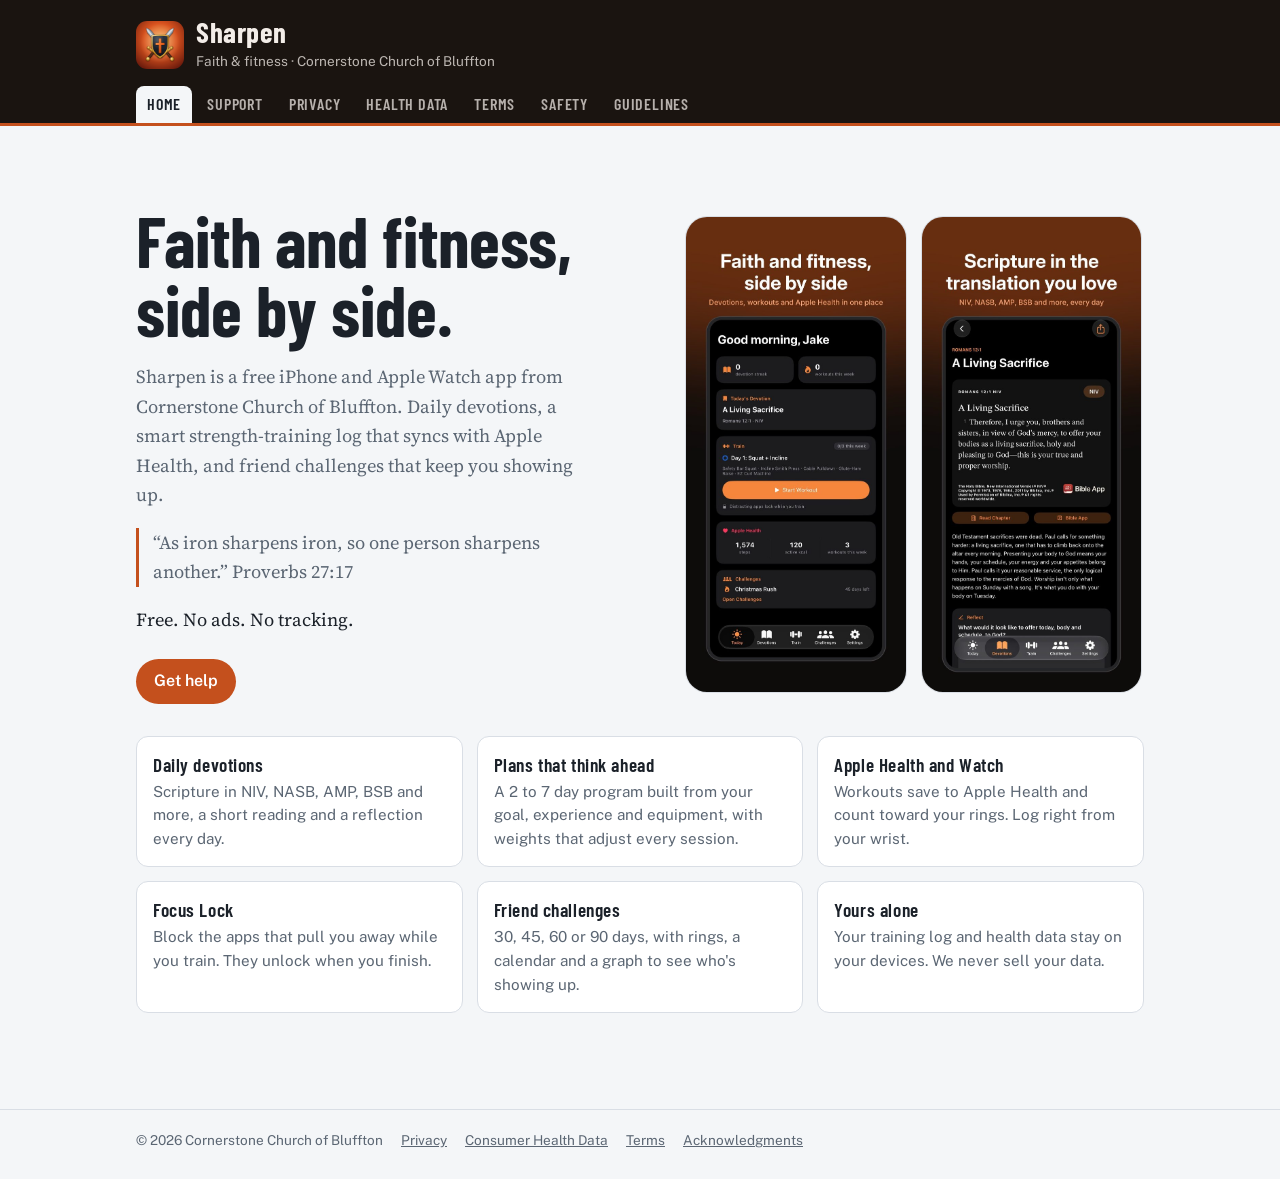
<file: index.html>
<!doctype html><html lang="en"><head><meta charset="utf-8"><meta name="viewport" content="width=device-width,initial-scale=1,viewport-fit=cover">
<title>Sharpen · Faith & Fitness</title><meta name="description" content="Sharpen: free daily devotions, strength training and friend challenges from Cornerstone Church of Bluffton."><link rel="icon" href="/favicon.png"><link rel="apple-touch-icon" href="/apple-touch-icon.png">
<link rel="preconnect" href="https://fonts.googleapis.com"><link rel="stylesheet" href="https://fonts.googleapis.com/css2?family=Barlow+Condensed:wght@600;700&family=Source+Serif+4:opsz,wght@8..60,400;8..60,600&family=Public+Sans:wght@400;600&display=swap"><link rel="stylesheet" href="/assets/site.css"></head><body>
<header><div class="wrap"><a class="brand" href="/"><img src="/assets/icon.png" alt=""><span><b>Sharpen</b><small>Faith &amp; fitness · Cornerstone Church of Bluffton</small></span></a><nav aria-label="Site"><a href="/" aria-current="page">Home</a><a href="/support/">Support</a><a href="/privacy/">Privacy</a><a href="/health-data/">Health Data</a><a href="/terms/">Terms</a><a href="/disclaimer/">Safety</a><a href="/community/">Guidelines</a></nav></div></header>
<main><div class="wrap"><div style="grid-column:1/-1"><section class="hero"><div><h1>Faith and fitness, side by side.</h1>
<p>Sharpen is a free iPhone and Apple Watch app from Cornerstone Church of Bluffton. Daily devotions, a smart strength-training log that syncs with Apple Health, and friend challenges that keep you showing up.</p>
<p class="verse">“As iron sharpens iron, so one person sharpens another.” Proverbs 27:17</p>
<p style="color:var(--fg)">Free. No ads. No tracking.</p><a class="pill" href="/support/">Get help</a></div>
<div class="shots"><img src="/assets/screen-1.jpg" alt="Sharpen Today screen with devotion, workout and Apple Health"><img src="/assets/screen-2.jpg" alt="A daily devotion with the verse in NIV"></div></section>
<section class="feat"><div><b>Daily devotions</b><p>Scripture in NIV, NASB, AMP, BSB and more, a short reading and a reflection every day.</p></div>
<div><b>Plans that think ahead</b><p>A 2 to 7 day program built from your goal, experience and equipment, with weights that adjust every session.</p></div>
<div><b>Apple Health and Watch</b><p>Workouts save to Apple Health and count toward your rings. Log right from your wrist.</p></div>
<div><b>Focus Lock</b><p>Block the apps that pull you away while you train. They unlock when you finish.</p></div>
<div><b>Friend challenges</b><p>30, 45, 60 or 90 days, with rings, a calendar and a graph to see who's showing up.</p></div>
<div><b>Yours alone</b><p>Your training log and health data stay on your devices. We never sell your data.</p></div></section></div></div></main>
<footer><div class="wrap"><span>© 2026 Cornerstone Church of Bluffton</span><a href="/privacy/">Privacy</a><a href="/health-data/">Consumer Health Data</a><a href="/terms/">Terms</a><a href="/acknowledgments/">Acknowledgments</a></div></footer>
</body></html>
</file>
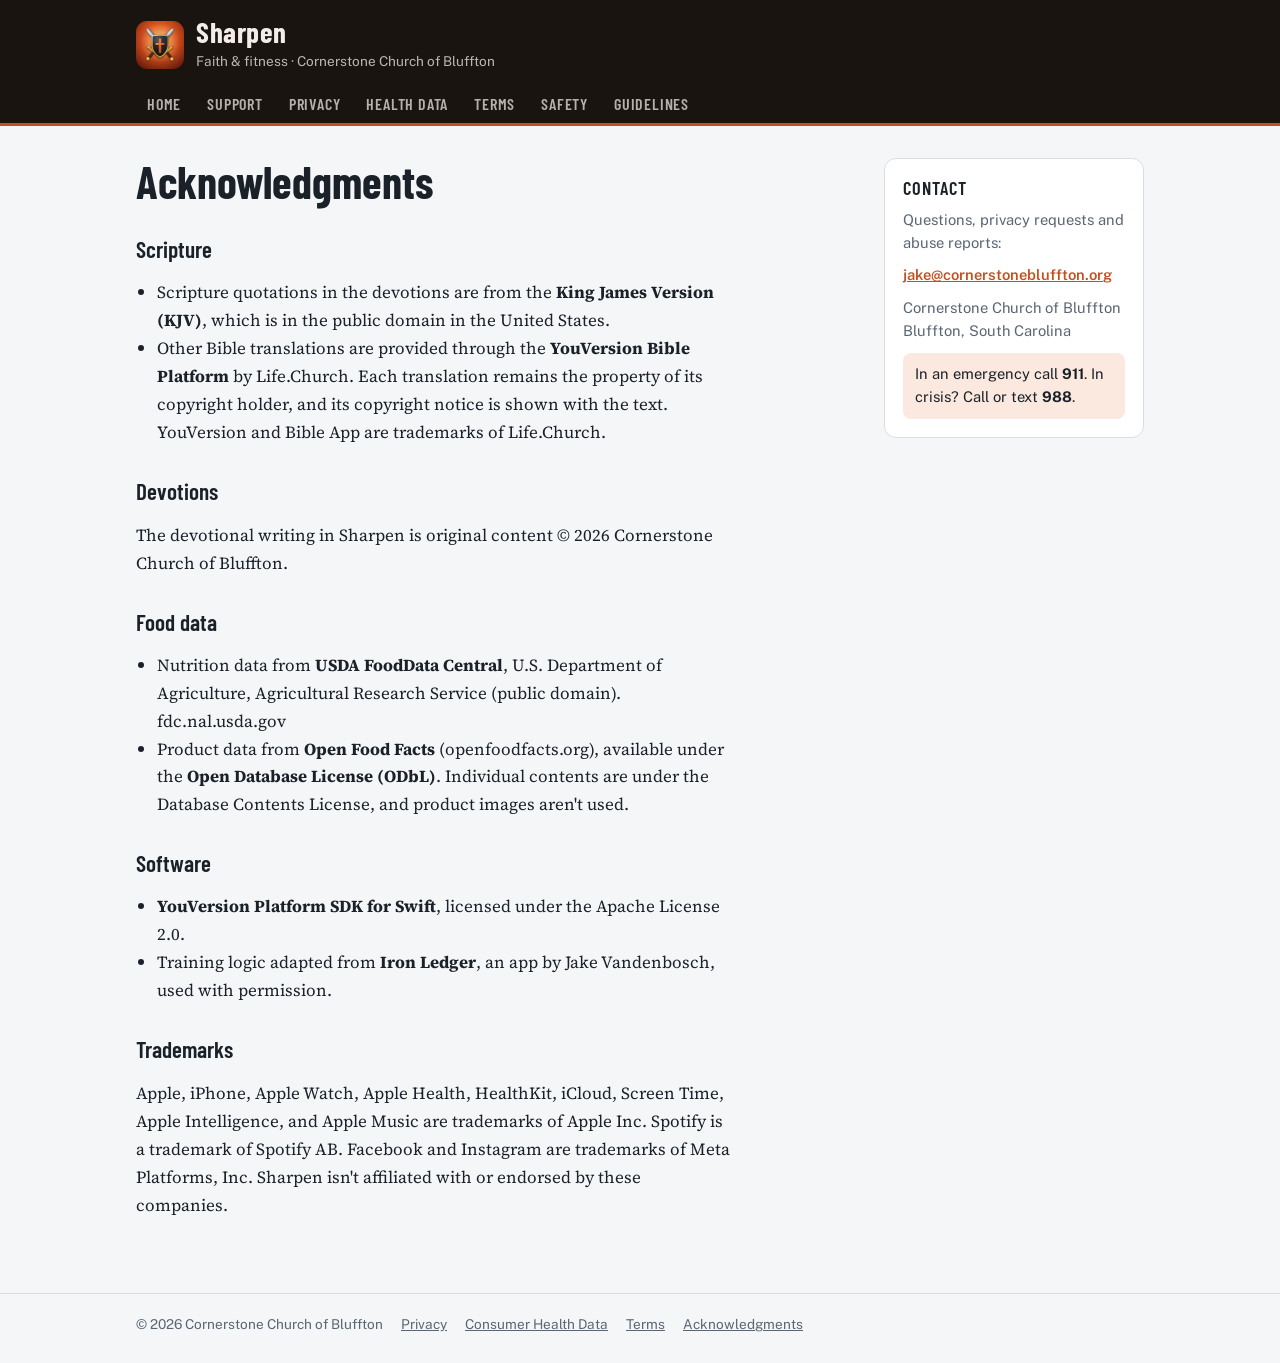
<file: acknowledgments/index.html>
<!doctype html><html lang="en"><head><meta charset="utf-8"><meta name="viewport" content="width=device-width,initial-scale=1,viewport-fit=cover">
<title>Acknowledgments · Sharpen</title><meta name="description" content="Sharpen Acknowledgments"><link rel="icon" href="/favicon.png"><link rel="apple-touch-icon" href="/apple-touch-icon.png">
<link rel="preconnect" href="https://fonts.googleapis.com"><link rel="stylesheet" href="https://fonts.googleapis.com/css2?family=Barlow+Condensed:wght@600;700&family=Source+Serif+4:opsz,wght@8..60,400;8..60,600&family=Public+Sans:wght@400;600&display=swap"><link rel="stylesheet" href="/assets/site.css"></head><body>
<header><div class="wrap"><a class="brand" href="/"><img src="/assets/icon.png" alt=""><span><b>Sharpen</b><small>Faith &amp; fitness · Cornerstone Church of Bluffton</small></span></a><nav aria-label="Site"><a href="/">Home</a><a href="/support/">Support</a><a href="/privacy/">Privacy</a><a href="/health-data/">Health Data</a><a href="/terms/">Terms</a><a href="/disclaimer/">Safety</a><a href="/community/">Guidelines</a></nav></div></header>
<main><div class="wrap"><article class="doc"><h1>Acknowledgments</h1>
<h2>Scripture</h2>
<ul>
<li>Scripture quotations in the devotions are from the <strong>King James Version (KJV)</strong>, which is in the public domain in the United States.</li>
<li>Other Bible translations are provided through the <strong>YouVersion Bible Platform</strong> by Life.Church. Each translation remains the property of its copyright holder, and its copyright notice is shown with the text. YouVersion and Bible App are trademarks of Life.Church.</li>
</ul>
<h2>Devotions</h2>
<p>The devotional writing in Sharpen is original content © 2026 Cornerstone Church of Bluffton.</p>
<h2>Food data</h2>
<ul>
<li>Nutrition data from <strong>USDA FoodData Central</strong>, U.S. Department of Agriculture, Agricultural Research Service (public domain). fdc.nal.usda.gov</li>
<li>Product data from <strong>Open Food Facts</strong> (openfoodfacts.org), available under the <strong>Open Database License (ODbL)</strong>. Individual contents are under the Database Contents License, and product images aren't used.</li>
</ul>
<h2>Software</h2>
<ul>
<li><strong>YouVersion Platform SDK for Swift</strong>, licensed under the Apache License 2.0.</li>
<li>Training logic adapted from <strong>Iron Ledger</strong>, an app by Jake Vandenbosch, used with permission.</li>
</ul>
<h2>Trademarks</h2>
<p>Apple, iPhone, Apple Watch, Apple Health, HealthKit, iCloud, Screen Time, Apple Intelligence, and Apple Music are trademarks of Apple Inc. Spotify is a trademark of Spotify AB. Facebook and Instagram are trademarks of Meta Platforms, Inc. Sharpen isn't affiliated with or endorsed by these companies.</p>
</article><aside><div class="card"><h3>Contact</h3><p>Questions, privacy requests and abuse reports:</p>
<p class="addr"><a href="mailto:jake@cornerstonebluffton.org">jake@cornerstonebluffton.org</a></p>
<p>Cornerstone Church of Bluffton<br>Bluffton, South Carolina</p>
<p class="crisis">In an emergency call <strong>911</strong>. In crisis? Call or text <strong>988</strong>.</p></div></aside></div></main>
<footer><div class="wrap"><span>© 2026 Cornerstone Church of Bluffton</span><a href="/privacy/">Privacy</a><a href="/health-data/">Consumer Health Data</a><a href="/terms/">Terms</a><a href="/acknowledgments/">Acknowledgments</a></div></footer>
</body></html>
</file>
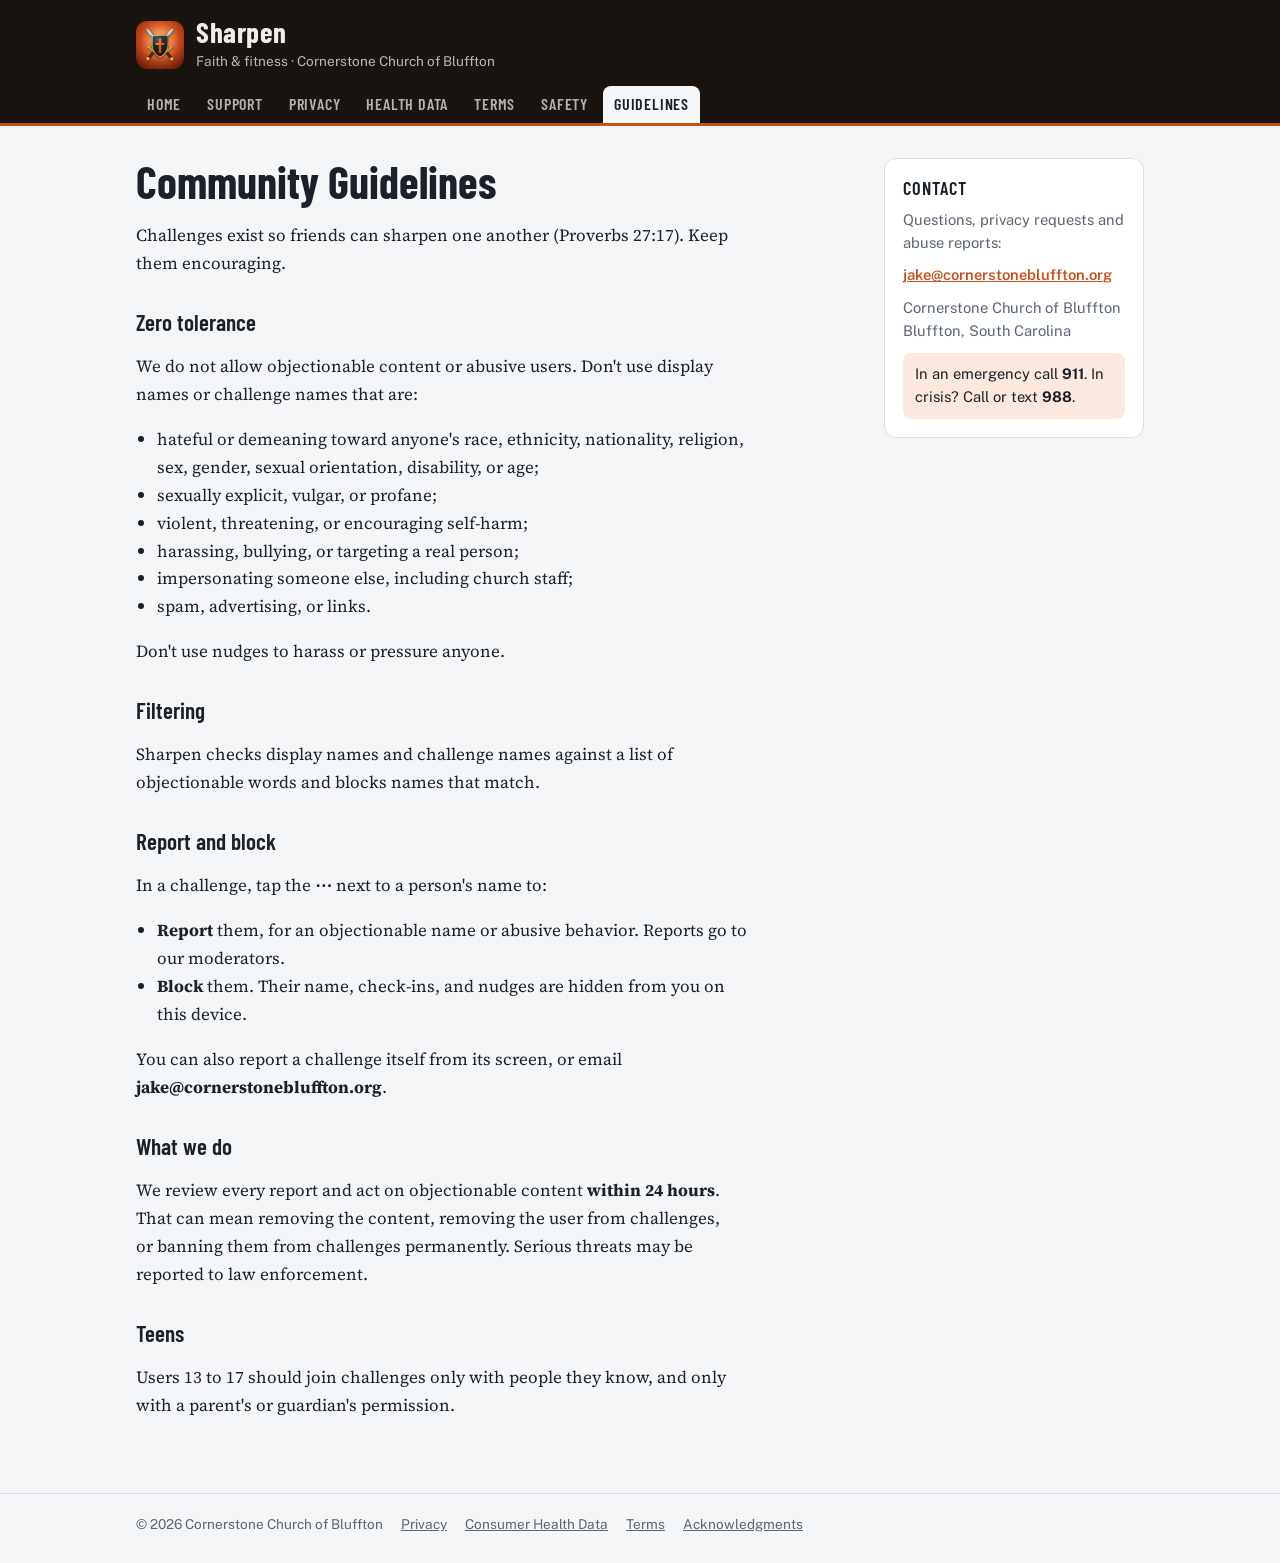
<file: community/index.html>
<!doctype html><html lang="en"><head><meta charset="utf-8"><meta name="viewport" content="width=device-width,initial-scale=1,viewport-fit=cover">
<title>Community Guidelines · Sharpen</title><meta name="description" content="Sharpen Community Guidelines"><link rel="icon" href="/favicon.png"><link rel="apple-touch-icon" href="/apple-touch-icon.png">
<link rel="preconnect" href="https://fonts.googleapis.com"><link rel="stylesheet" href="https://fonts.googleapis.com/css2?family=Barlow+Condensed:wght@600;700&family=Source+Serif+4:opsz,wght@8..60,400;8..60,600&family=Public+Sans:wght@400;600&display=swap"><link rel="stylesheet" href="/assets/site.css"></head><body>
<header><div class="wrap"><a class="brand" href="/"><img src="/assets/icon.png" alt=""><span><b>Sharpen</b><small>Faith &amp; fitness · Cornerstone Church of Bluffton</small></span></a><nav aria-label="Site"><a href="/">Home</a><a href="/support/">Support</a><a href="/privacy/">Privacy</a><a href="/health-data/">Health Data</a><a href="/terms/">Terms</a><a href="/disclaimer/">Safety</a><a href="/community/" aria-current="page">Guidelines</a></nav></div></header>
<main><div class="wrap"><article class="doc"><h1>Community Guidelines</h1>
<p>Challenges exist so friends can sharpen one another (Proverbs 27:17). Keep them encouraging.</p>
<h2>Zero tolerance</h2>
<p>We do not allow objectionable content or abusive users. Don't use display names or challenge names that are:</p>
<ul>
<li>hateful or demeaning toward anyone's race, ethnicity, nationality, religion, sex, gender, sexual orientation, disability, or age;</li>
<li>sexually explicit, vulgar, or profane;</li>
<li>violent, threatening, or encouraging self-harm;</li>
<li>harassing, bullying, or targeting a real person;</li>
<li>impersonating someone else, including church staff;</li>
<li>spam, advertising, or links.</li>
</ul>
<p>Don't use nudges to harass or pressure anyone.</p>
<h2>Filtering</h2>
<p>Sharpen checks display names and challenge names against a list of objectionable words and blocks names that match.</p>
<h2>Report and block</h2>
<p>In a challenge, tap the <strong>⋯</strong> next to a person's name to:</p>
<ul>
<li><strong>Report</strong> them, for an objectionable name or abusive behavior. Reports go to our moderators.</li>
<li><strong>Block</strong> them. Their name, check-ins, and nudges are hidden from you on this device.</li>
</ul>
<p>You can also report a challenge itself from its screen, or email <strong>jake@cornerstonebluffton.org</strong>.</p>
<h2>What we do</h2>
<p>We review every report and act on objectionable content <strong>within 24 hours</strong>. That can mean removing the content, removing the user from challenges, or banning them from challenges permanently. Serious threats may be reported to law enforcement.</p>
<h2>Teens</h2>
<p>Users 13 to 17 should join challenges only with people they know, and only with a parent's or guardian's permission.</p></article><aside><div class="card"><h3>Contact</h3><p>Questions, privacy requests and abuse reports:</p>
<p class="addr"><a href="mailto:jake@cornerstonebluffton.org">jake@cornerstonebluffton.org</a></p>
<p>Cornerstone Church of Bluffton<br>Bluffton, South Carolina</p>
<p class="crisis">In an emergency call <strong>911</strong>. In crisis? Call or text <strong>988</strong>.</p></div></aside></div></main>
<footer><div class="wrap"><span>© 2026 Cornerstone Church of Bluffton</span><a href="/privacy/">Privacy</a><a href="/health-data/">Consumer Health Data</a><a href="/terms/">Terms</a><a href="/acknowledgments/">Acknowledgments</a></div></footer>
</body></html>
</file>
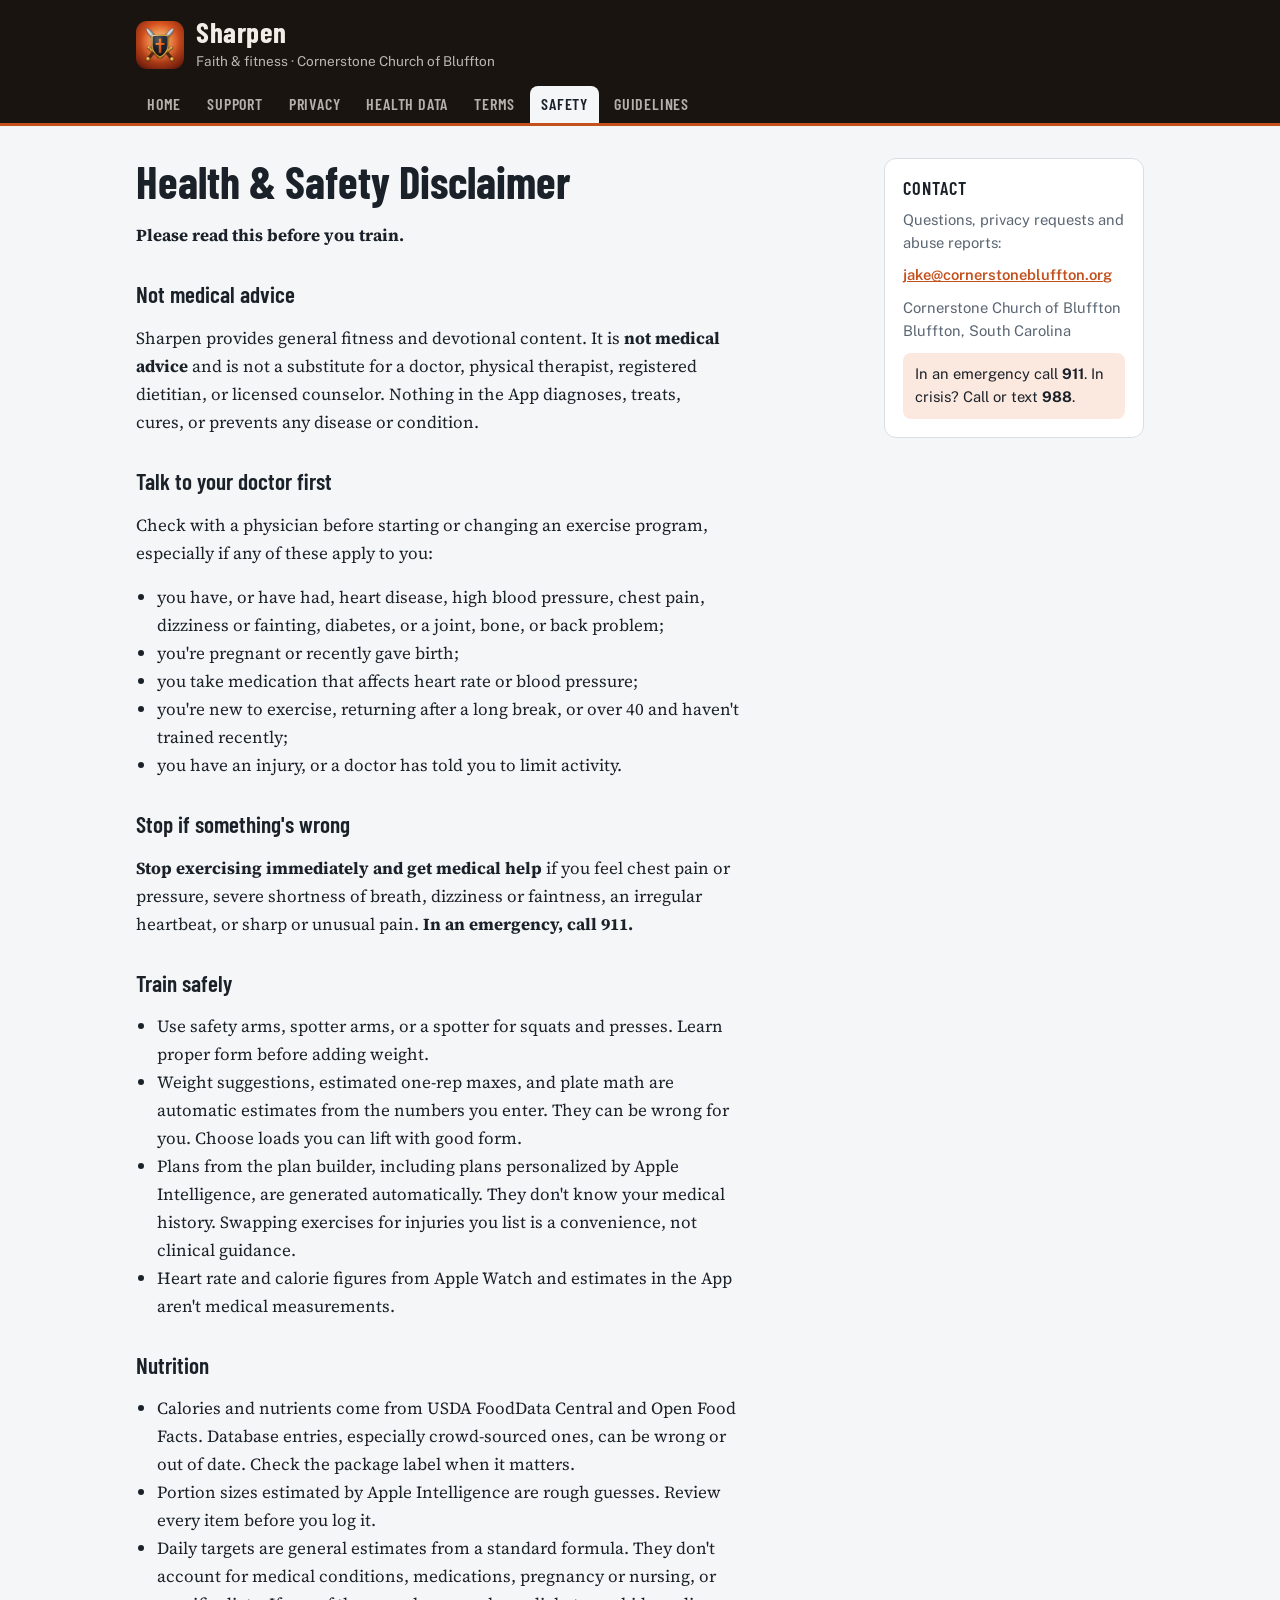
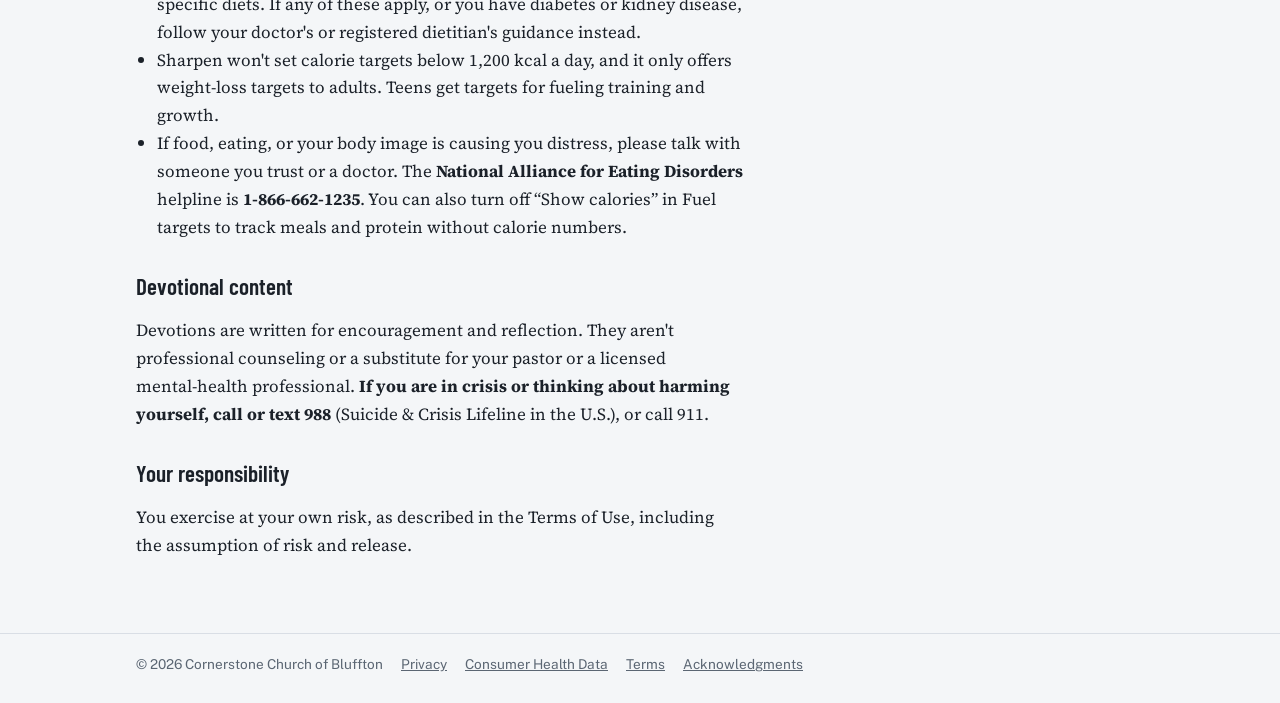
<file: disclaimer/index.html>
<!doctype html><html lang="en"><head><meta charset="utf-8"><meta name="viewport" content="width=device-width,initial-scale=1,viewport-fit=cover">
<title>Health & Safety · Sharpen</title><meta name="description" content="Sharpen Health & Safety"><link rel="icon" href="/favicon.png"><link rel="apple-touch-icon" href="/apple-touch-icon.png">
<link rel="preconnect" href="https://fonts.googleapis.com"><link rel="stylesheet" href="https://fonts.googleapis.com/css2?family=Barlow+Condensed:wght@600;700&family=Source+Serif+4:opsz,wght@8..60,400;8..60,600&family=Public+Sans:wght@400;600&display=swap"><link rel="stylesheet" href="/assets/site.css"></head><body>
<header><div class="wrap"><a class="brand" href="/"><img src="/assets/icon.png" alt=""><span><b>Sharpen</b><small>Faith &amp; fitness · Cornerstone Church of Bluffton</small></span></a><nav aria-label="Site"><a href="/">Home</a><a href="/support/">Support</a><a href="/privacy/">Privacy</a><a href="/health-data/">Health Data</a><a href="/terms/">Terms</a><a href="/disclaimer/" aria-current="page">Safety</a><a href="/community/">Guidelines</a></nav></div></header>
<main><div class="wrap"><article class="doc"><h1>Health &amp; Safety Disclaimer</h1>
<p><strong>Please read this before you train.</strong></p>
<h2>Not medical advice</h2>
<p>Sharpen provides general fitness and devotional content. It is <strong>not medical advice</strong> and is not a substitute for a doctor, physical therapist, registered dietitian, or licensed counselor. Nothing in the App diagnoses, treats, cures, or prevents any disease or condition.</p>
<h2>Talk to your doctor first</h2>
<p>Check with a physician before starting or changing an exercise program, especially if any of these apply to you:</p>
<ul>
<li>you have, or have had, heart disease, high blood pressure, chest pain, dizziness or fainting, diabetes, or a joint, bone, or back problem;</li>
<li>you're pregnant or recently gave birth;</li>
<li>you take medication that affects heart rate or blood pressure;</li>
<li>you're new to exercise, returning after a long break, or over 40 and haven't trained recently;</li>
<li>you have an injury, or a doctor has told you to limit activity.</li>
</ul>
<h2>Stop if something's wrong</h2>
<p><strong>Stop exercising immediately and get medical help</strong> if you feel chest pain or pressure, severe shortness of breath, dizziness or faintness, an irregular heartbeat, or sharp or unusual pain. <strong>In an emergency, call 911.</strong></p>
<h2>Train safely</h2>
<ul>
<li>Use safety arms, spotter arms, or a spotter for squats and presses. Learn proper form before adding weight.</li>
<li>Weight suggestions, estimated one-rep maxes, and plate math are automatic estimates from the numbers you enter. They can be wrong for you. Choose loads you can lift with good form.</li>
<li>Plans from the plan builder, including plans personalized by Apple Intelligence, are generated automatically. They don't know your medical history. Swapping exercises for injuries you list is a convenience, not clinical guidance.</li>
<li>Heart rate and calorie figures from Apple Watch and estimates in the App aren't medical measurements.</li>
</ul>
<h2>Nutrition</h2>
<ul>
<li>Calories and nutrients come from USDA FoodData Central and Open Food Facts. Database entries, especially crowd-sourced ones, can be wrong or out of date. Check the package label when it matters.</li>
<li>Portion sizes estimated by Apple Intelligence are rough guesses. Review every item before you log it.</li>
<li>Daily targets are general estimates from a standard formula. They don't account for medical conditions, medications, pregnancy or nursing, or specific diets. If any of these apply, or you have diabetes or kidney disease, follow your doctor's or registered dietitian's guidance instead.</li>
<li>Sharpen won't set calorie targets below 1,200 kcal a day, and it only offers weight-loss targets to adults. Teens get targets for fueling training and growth.</li>
<li>If food, eating, or your body image is causing you distress, please talk with someone you trust or a doctor. The <strong>National Alliance for Eating Disorders</strong> helpline is <strong>1-866-662-1235</strong>. You can also turn off “Show calories” in Fuel targets to track meals and protein without calorie numbers.</li>
</ul>
<h2>Devotional content</h2>
<p>Devotions are written for encouragement and reflection. They aren't professional counseling or a substitute for your pastor or a licensed mental-health professional. <strong>If you are in crisis or thinking about harming yourself, call or text 988</strong> (Suicide &amp; Crisis Lifeline in the U.S.), or call 911.</p>
<h2>Your responsibility</h2>
<p>You exercise at your own risk, as described in the Terms of Use, including the assumption of risk and release.</p>
</article><aside><div class="card"><h3>Contact</h3><p>Questions, privacy requests and abuse reports:</p>
<p class="addr"><a href="mailto:jake@cornerstonebluffton.org">jake@cornerstonebluffton.org</a></p>
<p>Cornerstone Church of Bluffton<br>Bluffton, South Carolina</p>
<p class="crisis">In an emergency call <strong>911</strong>. In crisis? Call or text <strong>988</strong>.</p></div></aside></div></main>
<footer><div class="wrap"><span>© 2026 Cornerstone Church of Bluffton</span><a href="/privacy/">Privacy</a><a href="/health-data/">Consumer Health Data</a><a href="/terms/">Terms</a><a href="/acknowledgments/">Acknowledgments</a></div></footer>
</body></html>
</file>
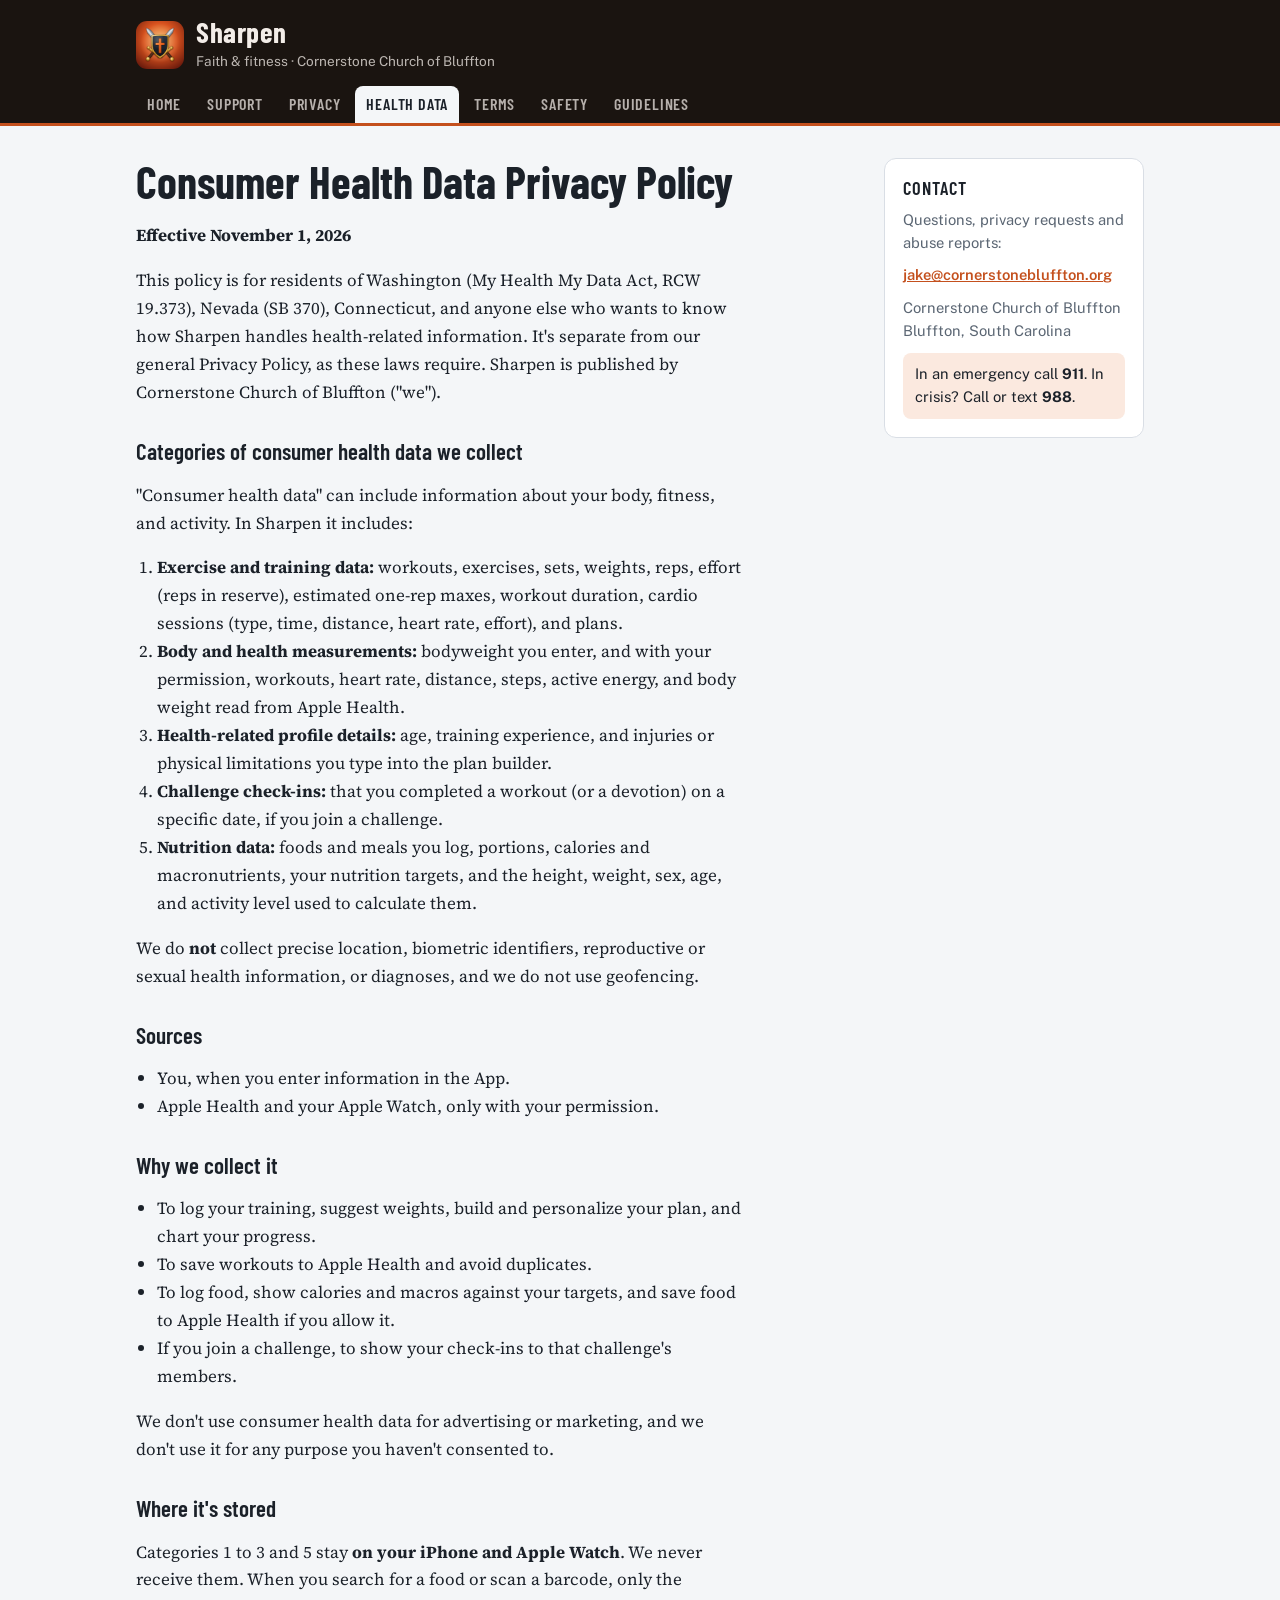
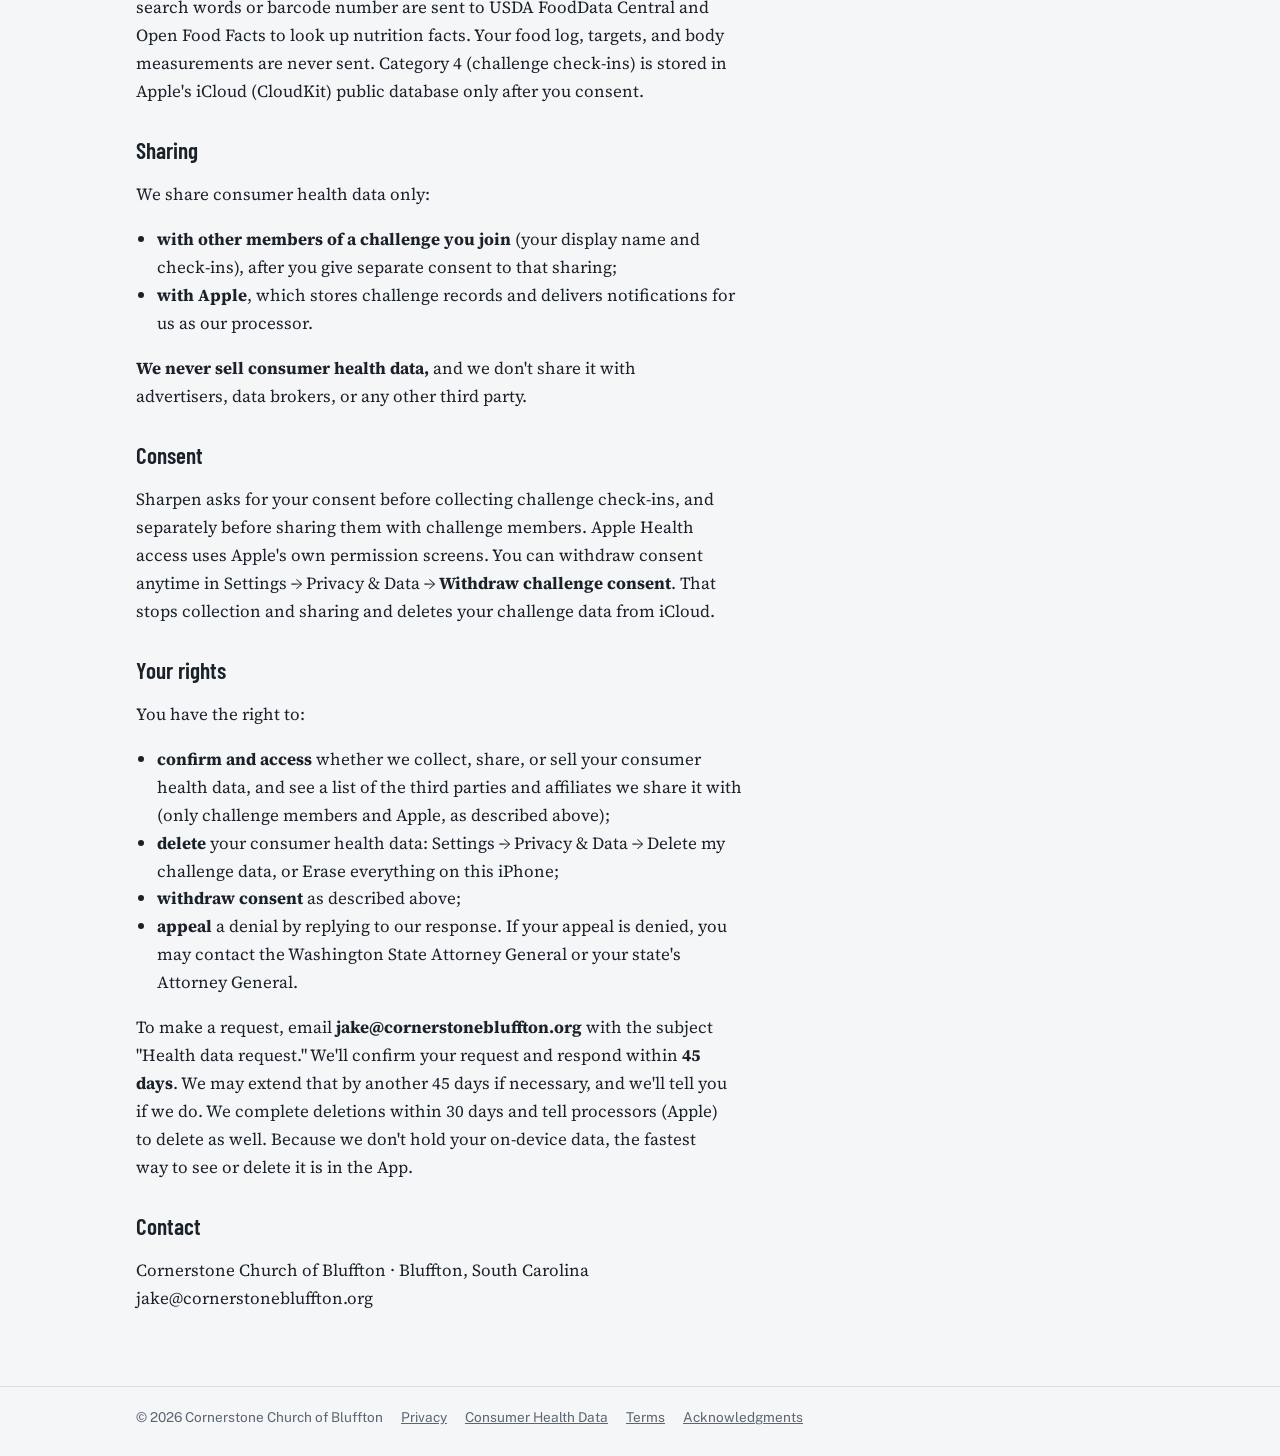
<file: health-data/index.html>
<!doctype html><html lang="en"><head><meta charset="utf-8"><meta name="viewport" content="width=device-width,initial-scale=1,viewport-fit=cover">
<title>Consumer Health Data · Sharpen</title><meta name="description" content="Sharpen Consumer Health Data"><link rel="icon" href="/favicon.png"><link rel="apple-touch-icon" href="/apple-touch-icon.png">
<link rel="preconnect" href="https://fonts.googleapis.com"><link rel="stylesheet" href="https://fonts.googleapis.com/css2?family=Barlow+Condensed:wght@600;700&family=Source+Serif+4:opsz,wght@8..60,400;8..60,600&family=Public+Sans:wght@400;600&display=swap"><link rel="stylesheet" href="/assets/site.css"></head><body>
<header><div class="wrap"><a class="brand" href="/"><img src="/assets/icon.png" alt=""><span><b>Sharpen</b><small>Faith &amp; fitness · Cornerstone Church of Bluffton</small></span></a><nav aria-label="Site"><a href="/">Home</a><a href="/support/">Support</a><a href="/privacy/">Privacy</a><a href="/health-data/" aria-current="page">Health Data</a><a href="/terms/">Terms</a><a href="/disclaimer/">Safety</a><a href="/community/">Guidelines</a></nav></div></header>
<main><div class="wrap"><article class="doc"><h1>Consumer Health Data Privacy Policy</h1>
<p><strong>Effective November 1, 2026</strong></p>
<p>This policy is for residents of Washington (My Health My Data Act, RCW 19.373), Nevada (SB 370), Connecticut, and anyone else who wants to know how Sharpen handles health-related information. It's separate from our general Privacy Policy, as these laws require. Sharpen is published by Cornerstone Church of Bluffton ("we").</p>
<h2>Categories of consumer health data we collect</h2>
<p>"Consumer health data" can include information about your body, fitness, and activity. In Sharpen it includes:</p>
<ol>
<li><strong>Exercise and training data:</strong> workouts, exercises, sets, weights, reps, effort (reps in reserve), estimated one-rep maxes, workout duration, cardio sessions (type, time, distance, heart rate, effort), and plans.</li>
<li><strong>Body and health measurements:</strong> bodyweight you enter, and with your permission, workouts, heart rate, distance, steps, active energy, and body weight read from Apple Health.</li>
<li><strong>Health-related profile details:</strong> age, training experience, and injuries or physical limitations you type into the plan builder.</li>
<li><strong>Challenge check-ins:</strong> that you completed a workout (or a devotion) on a specific date, if you join a challenge.</li>
<li><strong>Nutrition data:</strong> foods and meals you log, portions, calories and macronutrients, your nutrition targets, and the height, weight, sex, age, and activity level used to calculate them.</li>
</ol>
<p>We do <strong>not</strong> collect precise location, biometric identifiers, reproductive or sexual health information, or diagnoses, and we do not use geofencing.</p>
<h2>Sources</h2>
<ul>
<li>You, when you enter information in the App.</li>
<li>Apple Health and your Apple Watch, only with your permission.</li>
</ul>
<h2>Why we collect it</h2>
<ul>
<li>To log your training, suggest weights, build and personalize your plan, and chart your progress.</li>
<li>To save workouts to Apple Health and avoid duplicates.</li>
<li>To log food, show calories and macros against your targets, and save food to Apple Health if you allow it.</li>
<li>If you join a challenge, to show your check-ins to that challenge's members.</li>
</ul>
<p>We don't use consumer health data for advertising or marketing, and we don't use it for any purpose you haven't consented to.</p>
<h2>Where it's stored</h2>
<p>Categories 1 to 3 and 5 stay <strong>on your iPhone and Apple Watch</strong>. We never receive them. When you search for a food or scan a barcode, only the search words or barcode number are sent to USDA FoodData Central and Open Food Facts to look up nutrition facts. Your food log, targets, and body measurements are never sent. Category 4 (challenge check-ins) is stored in Apple's iCloud (CloudKit) public database only after you consent.</p>
<h2>Sharing</h2>
<p>We share consumer health data only:</p>
<ul>
<li><strong>with other members of a challenge you join</strong> (your display name and check-ins), after you give separate consent to that sharing;</li>
<li><strong>with Apple</strong>, which stores challenge records and delivers notifications for us as our processor.</li>
</ul>
<p><strong>We never sell consumer health data,</strong> and we don't share it with advertisers, data brokers, or any other third party.</p>
<h2>Consent</h2>
<p>Sharpen asks for your consent before collecting challenge check-ins, and separately before sharing them with challenge members. Apple Health access uses Apple's own permission screens. You can withdraw consent anytime in Settings → Privacy &amp; Data → <strong>Withdraw challenge consent</strong>. That stops collection and sharing and deletes your challenge data from iCloud.</p>
<h2>Your rights</h2>
<p>You have the right to:</p>
<ul>
<li><strong>confirm and access</strong> whether we collect, share, or sell your consumer health data, and see a list of the third parties and affiliates we share it with (only challenge members and Apple, as described above);</li>
<li><strong>delete</strong> your consumer health data: Settings → Privacy &amp; Data → Delete my challenge data, or Erase everything on this iPhone;</li>
<li><strong>withdraw consent</strong> as described above;</li>
<li><strong>appeal</strong> a denial by replying to our response. If your appeal is denied, you may contact the Washington State Attorney General or your state's Attorney General.</li>
</ul>
<p>To make a request, email <strong>jake@cornerstonebluffton.org</strong> with the subject "Health data request." We'll confirm your request and respond within <strong>45 days</strong>. We may extend that by another 45 days if necessary, and we'll tell you if we do. We complete deletions within 30 days and tell processors (Apple) to delete as well. Because we don't hold your on-device data, the fastest way to see or delete it is in the App.</p>
<h2>Contact</h2>
<p>Cornerstone Church of Bluffton · Bluffton, South Carolina
jake@cornerstonebluffton.org</p>
</article><aside><div class="card"><h3>Contact</h3><p>Questions, privacy requests and abuse reports:</p>
<p class="addr"><a href="mailto:jake@cornerstonebluffton.org">jake@cornerstonebluffton.org</a></p>
<p>Cornerstone Church of Bluffton<br>Bluffton, South Carolina</p>
<p class="crisis">In an emergency call <strong>911</strong>. In crisis? Call or text <strong>988</strong>.</p></div></aside></div></main>
<footer><div class="wrap"><span>© 2026 Cornerstone Church of Bluffton</span><a href="/privacy/">Privacy</a><a href="/health-data/">Consumer Health Data</a><a href="/terms/">Terms</a><a href="/acknowledgments/">Acknowledgments</a></div></footer>
</body></html>
</file>
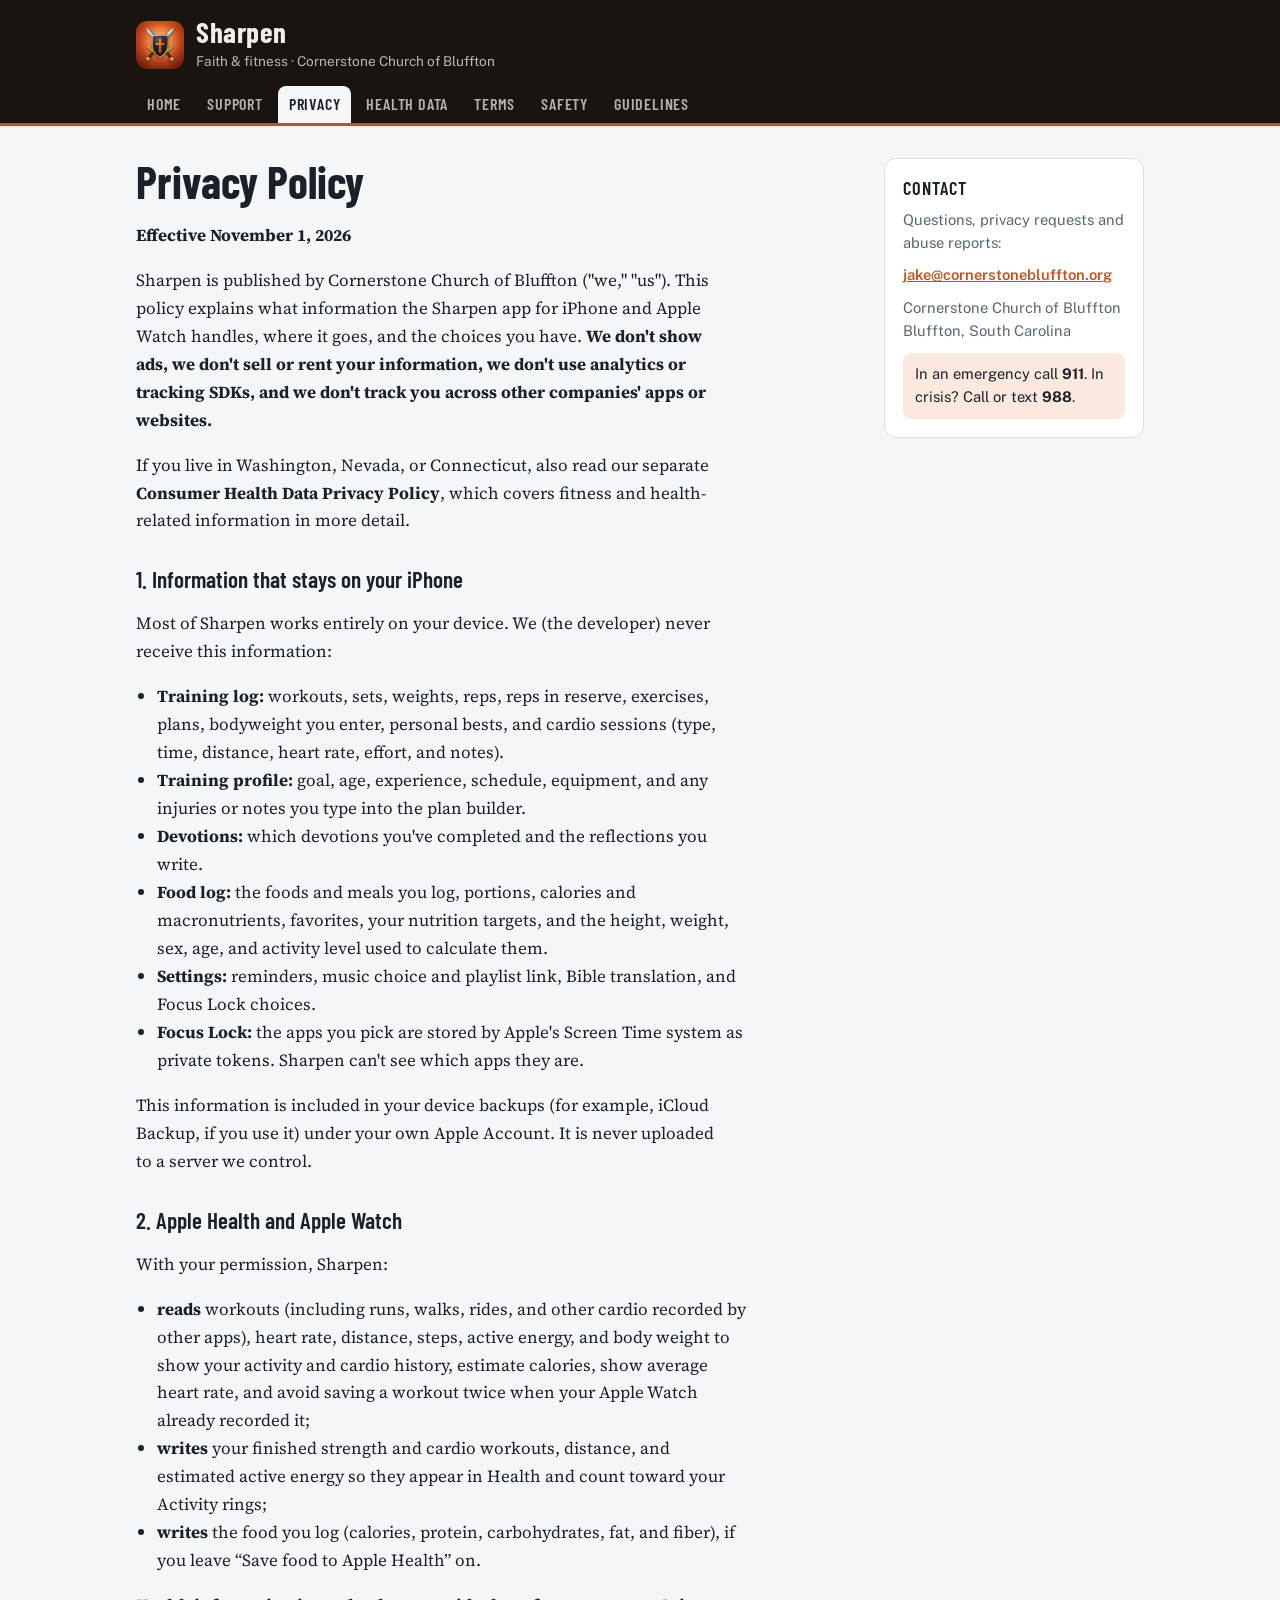
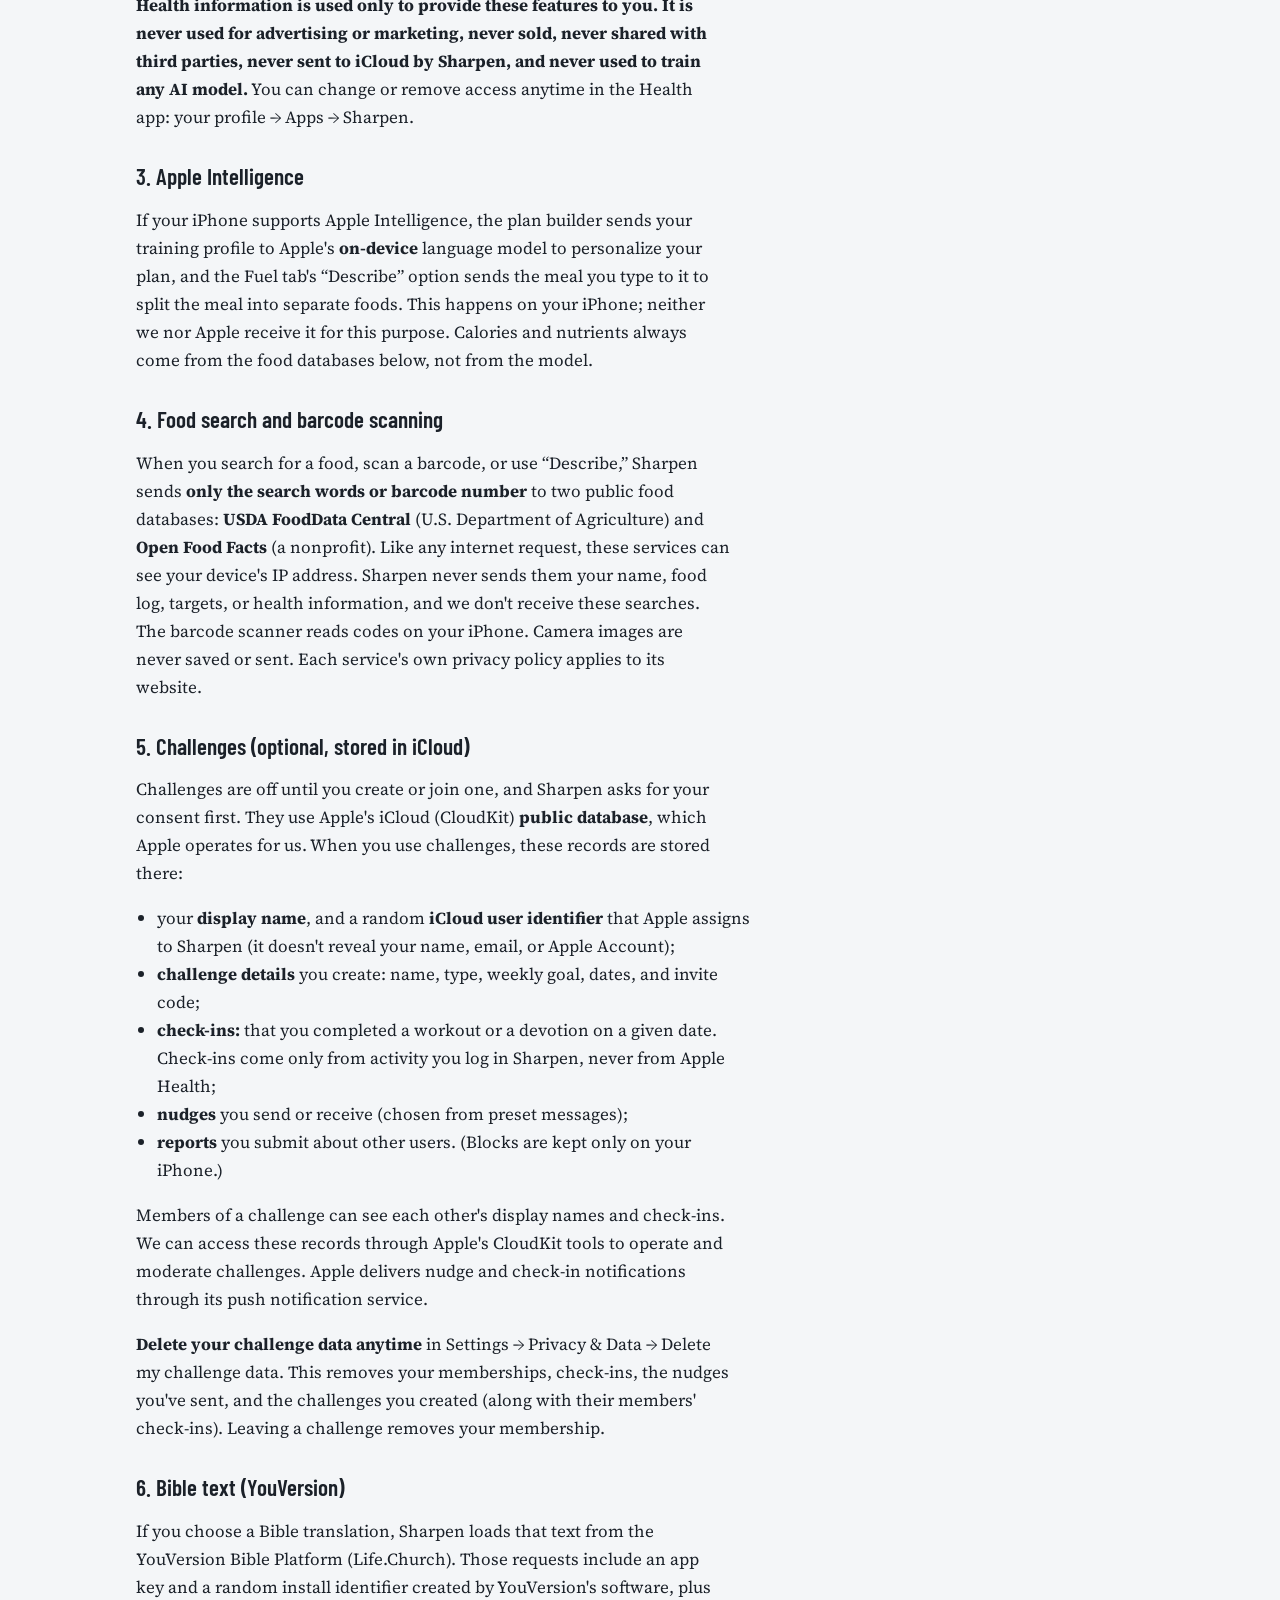
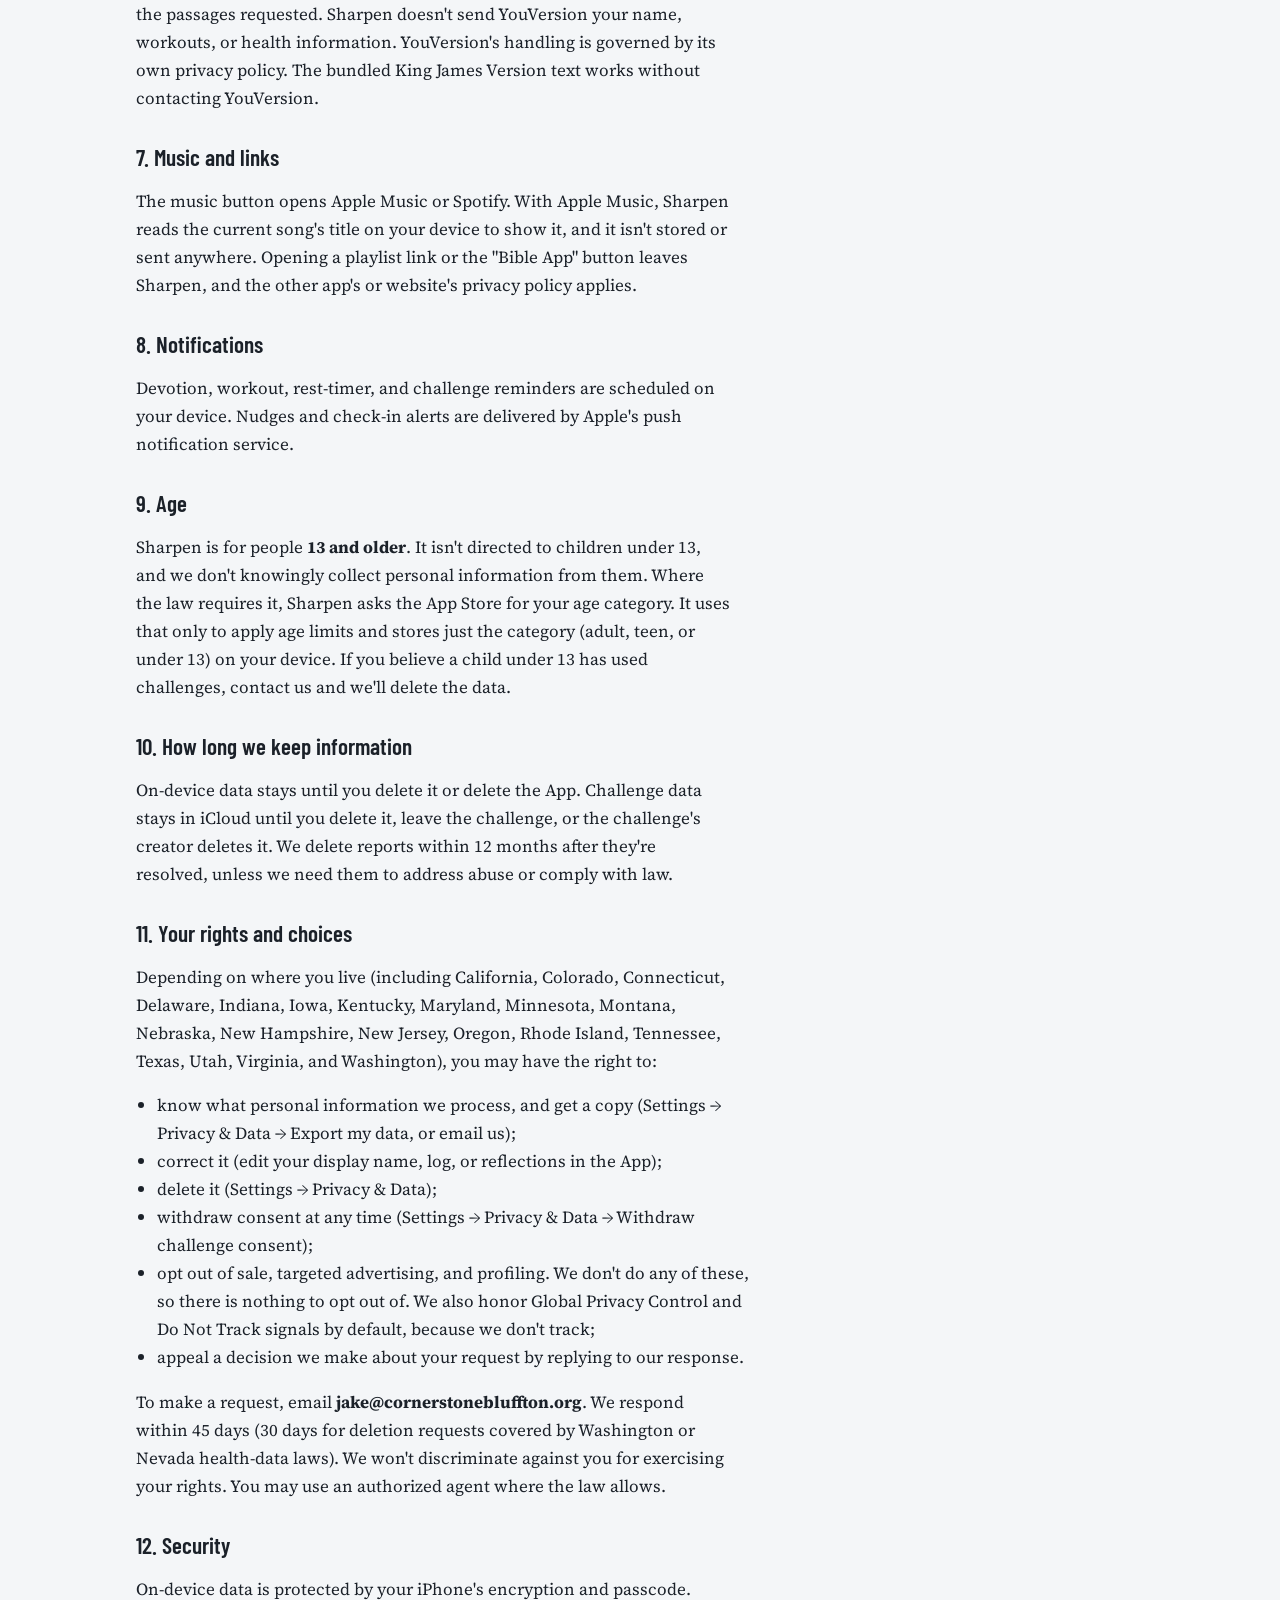
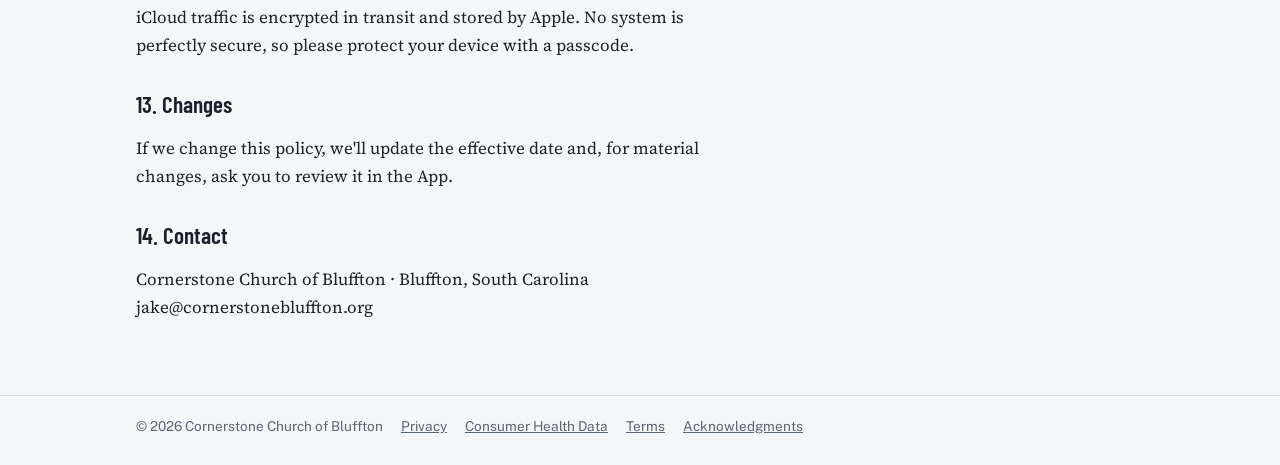
<file: privacy/index.html>
<!doctype html><html lang="en"><head><meta charset="utf-8"><meta name="viewport" content="width=device-width,initial-scale=1,viewport-fit=cover">
<title>Privacy Policy · Sharpen</title><meta name="description" content="Sharpen Privacy Policy"><link rel="icon" href="/favicon.png"><link rel="apple-touch-icon" href="/apple-touch-icon.png">
<link rel="preconnect" href="https://fonts.googleapis.com"><link rel="stylesheet" href="https://fonts.googleapis.com/css2?family=Barlow+Condensed:wght@600;700&family=Source+Serif+4:opsz,wght@8..60,400;8..60,600&family=Public+Sans:wght@400;600&display=swap"><link rel="stylesheet" href="/assets/site.css"></head><body>
<header><div class="wrap"><a class="brand" href="/"><img src="/assets/icon.png" alt=""><span><b>Sharpen</b><small>Faith &amp; fitness · Cornerstone Church of Bluffton</small></span></a><nav aria-label="Site"><a href="/">Home</a><a href="/support/">Support</a><a href="/privacy/" aria-current="page">Privacy</a><a href="/health-data/">Health Data</a><a href="/terms/">Terms</a><a href="/disclaimer/">Safety</a><a href="/community/">Guidelines</a></nav></div></header>
<main><div class="wrap"><article class="doc"><h1>Privacy Policy</h1>
<p><strong>Effective November 1, 2026</strong></p>
<p>Sharpen is published by Cornerstone Church of Bluffton ("we," "us"). This policy explains what information the Sharpen app for iPhone and Apple Watch handles, where it goes, and the choices you have. <strong>We don't show ads, we don't sell or rent your information, we don't use analytics or tracking SDKs, and we don't track you across other companies' apps or websites.</strong></p>
<p>If you live in Washington, Nevada, or Connecticut, also read our separate <strong>Consumer Health Data Privacy Policy</strong>, which covers fitness and health-related information in more detail.</p>
<h2>1. Information that stays on your iPhone</h2>
<p>Most of Sharpen works entirely on your device. We (the developer) never receive this information:</p>
<ul>
<li><strong>Training log:</strong> workouts, sets, weights, reps, reps in reserve, exercises, plans, bodyweight you enter, personal bests, and cardio sessions (type, time, distance, heart rate, effort, and notes).</li>
<li><strong>Training profile:</strong> goal, age, experience, schedule, equipment, and any injuries or notes you type into the plan builder.</li>
<li><strong>Devotions:</strong> which devotions you've completed and the reflections you write.</li>
<li><strong>Food log:</strong> the foods and meals you log, portions, calories and macronutrients, favorites, your nutrition targets, and the height, weight, sex, age, and activity level used to calculate them.</li>
<li><strong>Settings:</strong> reminders, music choice and playlist link, Bible translation, and Focus Lock choices.</li>
<li><strong>Focus Lock:</strong> the apps you pick are stored by Apple's Screen Time system as private tokens. Sharpen can't see which apps they are.</li>
</ul>
<p>This information is included in your device backups (for example, iCloud Backup, if you use it) under your own Apple Account. It is never uploaded to a server we control.</p>
<h2>2. Apple Health and Apple Watch</h2>
<p>With your permission, Sharpen:</p>
<ul>
<li><strong>reads</strong> workouts (including runs, walks, rides, and other cardio recorded by other apps), heart rate, distance, steps, active energy, and body weight to show your activity and cardio history, estimate calories, show average heart rate, and avoid saving a workout twice when your Apple Watch already recorded it;</li>
<li><strong>writes</strong> your finished strength and cardio workouts, distance, and estimated active energy so they appear in Health and count toward your Activity rings;</li>
<li><strong>writes</strong> the food you log (calories, protein, carbohydrates, fat, and fiber), if you leave “Save food to Apple Health” on.</li>
</ul>
<p><strong>Health information is used only to provide these features to you. It is never used for advertising or marketing, never sold, never shared with third parties, never sent to iCloud by Sharpen, and never used to train any AI model.</strong> You can change or remove access anytime in the Health app: your profile → Apps → Sharpen.</p>
<h2>3. Apple Intelligence</h2>
<p>If your iPhone supports Apple Intelligence, the plan builder sends your training profile to Apple's <strong>on-device</strong> language model to personalize your plan, and the Fuel tab's “Describe” option sends the meal you type to it to split the meal into separate foods. This happens on your iPhone; neither we nor Apple receive it for this purpose. Calories and nutrients always come from the food databases below, not from the model.</p>
<h2>4. Food search and barcode scanning</h2>
<p>When you search for a food, scan a barcode, or use “Describe,” Sharpen sends <strong>only the search words or barcode number</strong> to two public food databases: <strong>USDA FoodData Central</strong> (U.S. Department of Agriculture) and <strong>Open Food Facts</strong> (a nonprofit). Like any internet request, these services can see your device's IP address. Sharpen never sends them your name, food log, targets, or health information, and we don't receive these searches. The barcode scanner reads codes on your iPhone. Camera images are never saved or sent. Each service's own privacy policy applies to its website.</p>
<h2>5. Challenges (optional, stored in iCloud)</h2>
<p>Challenges are off until you create or join one, and Sharpen asks for your consent first. They use Apple's iCloud (CloudKit) <strong>public database</strong>, which Apple operates for us. When you use challenges, these records are stored there:</p>
<ul>
<li>your <strong>display name</strong>, and a random <strong>iCloud user identifier</strong> that Apple assigns to Sharpen (it doesn't reveal your name, email, or Apple Account);</li>
<li><strong>challenge details</strong> you create: name, type, weekly goal, dates, and invite code;</li>
<li><strong>check-ins:</strong> that you completed a workout or a devotion on a given date. Check-ins come only from activity you log in Sharpen, never from Apple Health;</li>
<li><strong>nudges</strong> you send or receive (chosen from preset messages);</li>
<li><strong>reports</strong> you submit about other users. (Blocks are kept only on your iPhone.)</li>
</ul>
<p>Members of a challenge can see each other's display names and check-ins. We can access these records through Apple's CloudKit tools to operate and moderate challenges. Apple delivers nudge and check-in notifications through its push notification service.</p>
<p><strong>Delete your challenge data anytime</strong> in Settings → Privacy &amp; Data → Delete my challenge data. This removes your memberships, check-ins, the nudges you've sent, and the challenges you created (along with their members' check-ins). Leaving a challenge removes your membership.</p>
<h2>6. Bible text (YouVersion)</h2>
<p>If you choose a Bible translation, Sharpen loads that text from the YouVersion Bible Platform (Life.Church). Those requests include an app key and a random install identifier created by YouVersion's software, plus the passages requested. Sharpen doesn't send YouVersion your name, workouts, or health information. YouVersion's handling is governed by its own privacy policy. The bundled King James Version text works without contacting YouVersion.</p>
<h2>7. Music and links</h2>
<p>The music button opens Apple Music or Spotify. With Apple Music, Sharpen reads the current song's title on your device to show it, and it isn't stored or sent anywhere. Opening a playlist link or the "Bible App" button leaves Sharpen, and the other app's or website's privacy policy applies.</p>
<h2>8. Notifications</h2>
<p>Devotion, workout, rest-timer, and challenge reminders are scheduled on your device. Nudges and check-in alerts are delivered by Apple's push notification service.</p>
<h2>9. Age</h2>
<p>Sharpen is for people <strong>13 and older</strong>. It isn't directed to children under 13, and we don't knowingly collect personal information from them. Where the law requires it, Sharpen asks the App Store for your age category. It uses that only to apply age limits and stores just the category (adult, teen, or under 13) on your device. If you believe a child under 13 has used challenges, contact us and we'll delete the data.</p>
<h2>10. How long we keep information</h2>
<p>On-device data stays until you delete it or delete the App. Challenge data stays in iCloud until you delete it, leave the challenge, or the challenge's creator deletes it. We delete reports within 12 months after they're resolved, unless we need them to address abuse or comply with law.</p>
<h2>11. Your rights and choices</h2>
<p>Depending on where you live (including California, Colorado, Connecticut, Delaware, Indiana, Iowa, Kentucky, Maryland, Minnesota, Montana, Nebraska, New Hampshire, New Jersey, Oregon, Rhode Island, Tennessee, Texas, Utah, Virginia, and Washington), you may have the right to:</p>
<ul>
<li>know what personal information we process, and get a copy (Settings → Privacy &amp; Data → Export my data, or email us);</li>
<li>correct it (edit your display name, log, or reflections in the App);</li>
<li>delete it (Settings → Privacy &amp; Data);</li>
<li>withdraw consent at any time (Settings → Privacy &amp; Data → Withdraw challenge consent);</li>
<li>opt out of sale, targeted advertising, and profiling. We don't do any of these, so there is nothing to opt out of. We also honor Global Privacy Control and Do Not Track signals by default, because we don't track;</li>
<li>appeal a decision we make about your request by replying to our response.</li>
</ul>
<p>To make a request, email <strong>jake@cornerstonebluffton.org</strong>. We respond within 45 days (30 days for deletion requests covered by Washington or Nevada health-data laws). We won't discriminate against you for exercising your rights. You may use an authorized agent where the law allows.</p>
<h2>12. Security</h2>
<p>On-device data is protected by your iPhone's encryption and passcode. iCloud traffic is encrypted in transit and stored by Apple. No system is perfectly secure, so please protect your device with a passcode.</p>
<h2>13. Changes</h2>
<p>If we change this policy, we'll update the effective date and, for material changes, ask you to review it in the App.</p>
<h2>14. Contact</h2>
<p>Cornerstone Church of Bluffton · Bluffton, South Carolina
jake@cornerstonebluffton.org</p>
</article><aside><div class="card"><h3>Contact</h3><p>Questions, privacy requests and abuse reports:</p>
<p class="addr"><a href="mailto:jake@cornerstonebluffton.org">jake@cornerstonebluffton.org</a></p>
<p>Cornerstone Church of Bluffton<br>Bluffton, South Carolina</p>
<p class="crisis">In an emergency call <strong>911</strong>. In crisis? Call or text <strong>988</strong>.</p></div></aside></div></main>
<footer><div class="wrap"><span>© 2026 Cornerstone Church of Bluffton</span><a href="/privacy/">Privacy</a><a href="/health-data/">Consumer Health Data</a><a href="/terms/">Terms</a><a href="/acknowledgments/">Acknowledgments</a></div></footer>
</body></html>
</file>
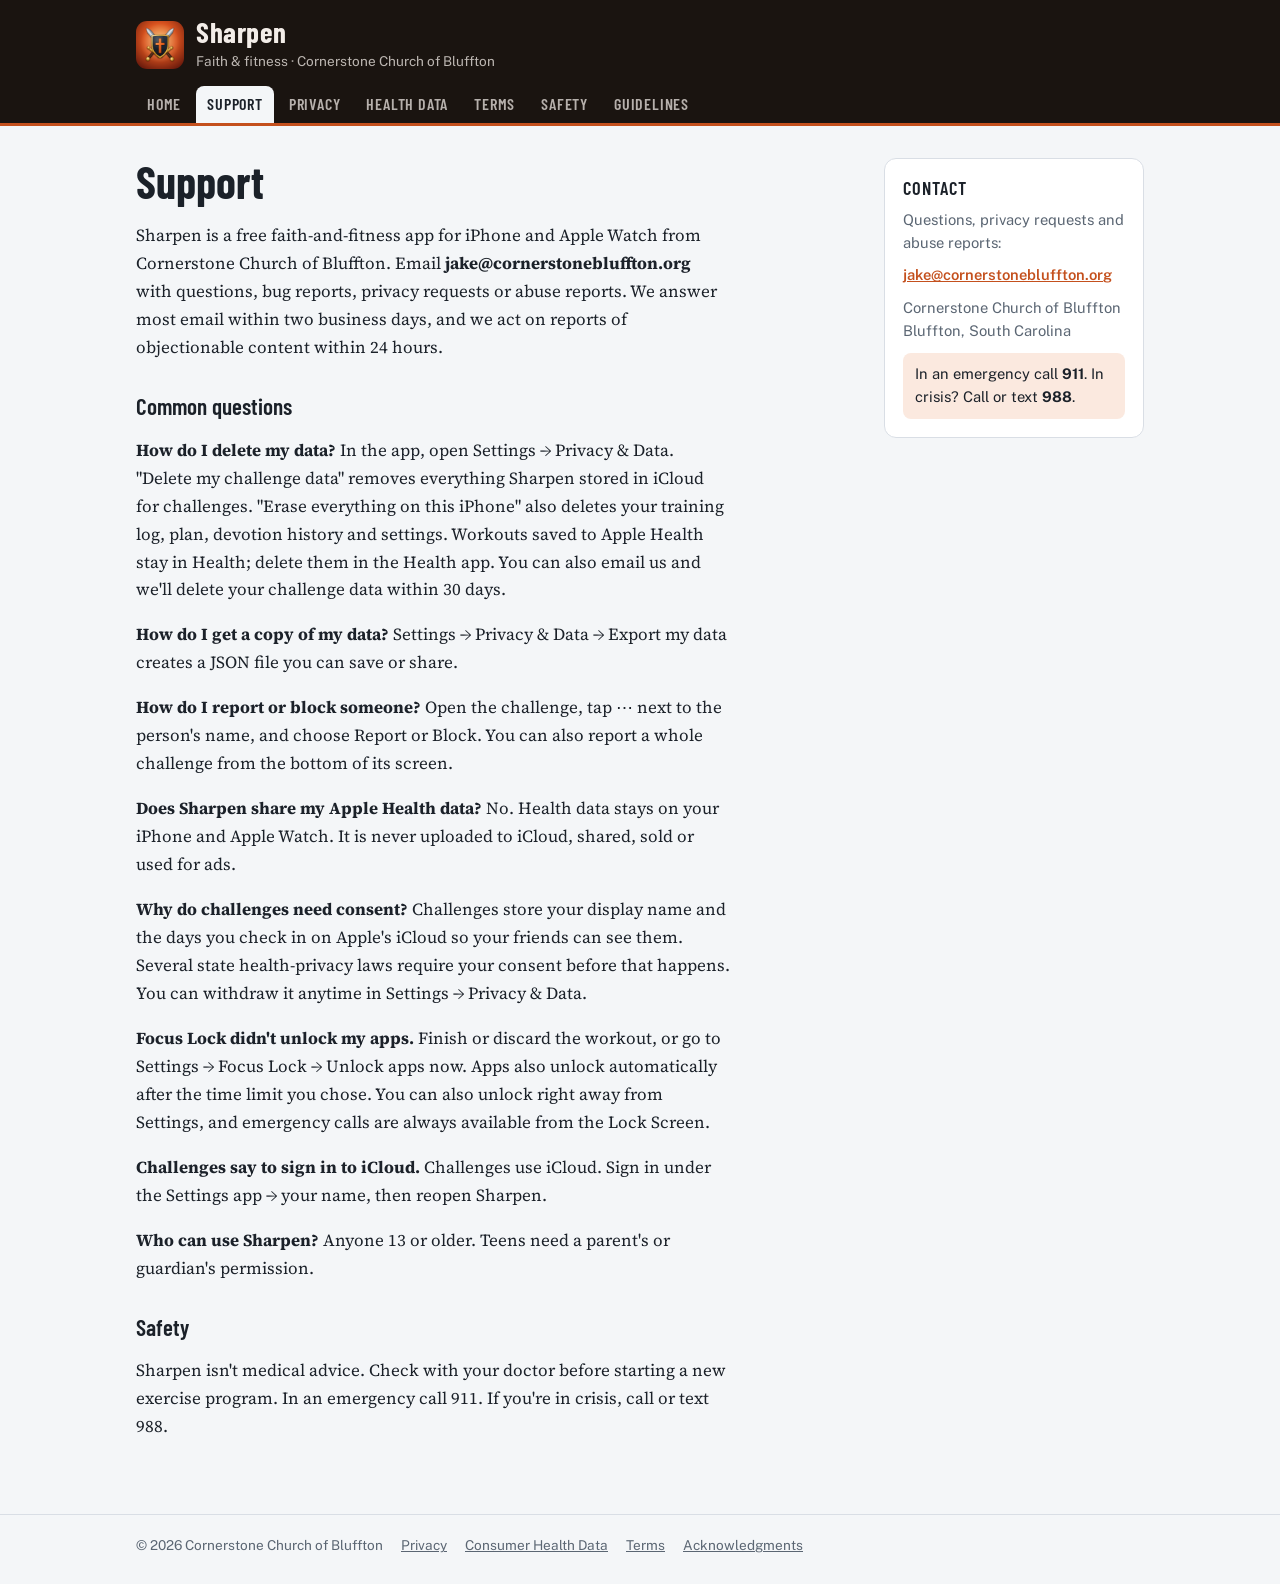
<file: support/index.html>
<!doctype html><html lang="en"><head><meta charset="utf-8"><meta name="viewport" content="width=device-width,initial-scale=1,viewport-fit=cover">
<title>Support · Sharpen</title><meta name="description" content="Sharpen Support"><link rel="icon" href="/favicon.png"><link rel="apple-touch-icon" href="/apple-touch-icon.png">
<link rel="preconnect" href="https://fonts.googleapis.com"><link rel="stylesheet" href="https://fonts.googleapis.com/css2?family=Barlow+Condensed:wght@600;700&family=Source+Serif+4:opsz,wght@8..60,400;8..60,600&family=Public+Sans:wght@400;600&display=swap"><link rel="stylesheet" href="/assets/site.css"></head><body>
<header><div class="wrap"><a class="brand" href="/"><img src="/assets/icon.png" alt=""><span><b>Sharpen</b><small>Faith &amp; fitness · Cornerstone Church of Bluffton</small></span></a><nav aria-label="Site"><a href="/">Home</a><a href="/support/" aria-current="page">Support</a><a href="/privacy/">Privacy</a><a href="/health-data/">Health Data</a><a href="/terms/">Terms</a><a href="/disclaimer/">Safety</a><a href="/community/">Guidelines</a></nav></div></header>
<main><div class="wrap"><article class="doc"><h1>Support</h1>
<p>Sharpen is a free faith-and-fitness app for iPhone and Apple Watch from Cornerstone Church of Bluffton. Email <strong>jake@cornerstonebluffton.org</strong> with questions, bug reports, privacy requests or abuse reports. We answer most email within two business days, and we act on reports of objectionable content within 24 hours.</p>
<h2>Common questions</h2>
<p><strong>How do I delete my data?</strong>
In the app, open Settings → Privacy &amp; Data. "Delete my challenge data" removes everything Sharpen stored in iCloud for challenges. "Erase everything on this iPhone" also deletes your training log, plan, devotion history and settings. Workouts saved to Apple Health stay in Health; delete them in the Health app. You can also email us and we'll delete your challenge data within 30 days.</p>
<p><strong>How do I get a copy of my data?</strong>
Settings → Privacy &amp; Data → Export my data creates a JSON file you can save or share.</p>
<p><strong>How do I report or block someone?</strong>
Open the challenge, tap ⋯ next to the person's name, and choose Report or Block. You can also report a whole challenge from the bottom of its screen.</p>
<p><strong>Does Sharpen share my Apple Health data?</strong>
No. Health data stays on your iPhone and Apple Watch. It is never uploaded to iCloud, shared, sold or used for ads.</p>
<p><strong>Why do challenges need consent?</strong>
Challenges store your display name and the days you check in on Apple's iCloud so your friends can see them. Several state health-privacy laws require your consent before that happens. You can withdraw it anytime in Settings → Privacy &amp; Data.</p>
<p><strong>Focus Lock didn't unlock my apps.</strong>
Finish or discard the workout, or go to Settings → Focus Lock → Unlock apps now. Apps also unlock automatically after the time limit you chose. You can also unlock right away from Settings, and emergency calls are always available from the Lock Screen.</p>
<p><strong>Challenges say to sign in to iCloud.</strong>
Challenges use iCloud. Sign in under the Settings app → your name, then reopen Sharpen.</p>
<p><strong>Who can use Sharpen?</strong>
Anyone 13 or older. Teens need a parent's or guardian's permission.</p>
<h2>Safety</h2>
<p>Sharpen isn't medical advice. Check with your doctor before starting a new exercise program. In an emergency call 911. If you're in crisis, call or text 988.</p></article><aside><div class="card"><h3>Contact</h3><p>Questions, privacy requests and abuse reports:</p>
<p class="addr"><a href="mailto:jake@cornerstonebluffton.org">jake@cornerstonebluffton.org</a></p>
<p>Cornerstone Church of Bluffton<br>Bluffton, South Carolina</p>
<p class="crisis">In an emergency call <strong>911</strong>. In crisis? Call or text <strong>988</strong>.</p></div></aside></div></main>
<footer><div class="wrap"><span>© 2026 Cornerstone Church of Bluffton</span><a href="/privacy/">Privacy</a><a href="/health-data/">Consumer Health Data</a><a href="/terms/">Terms</a><a href="/acknowledgments/">Acknowledgments</a></div></footer>
</body></html>
</file>
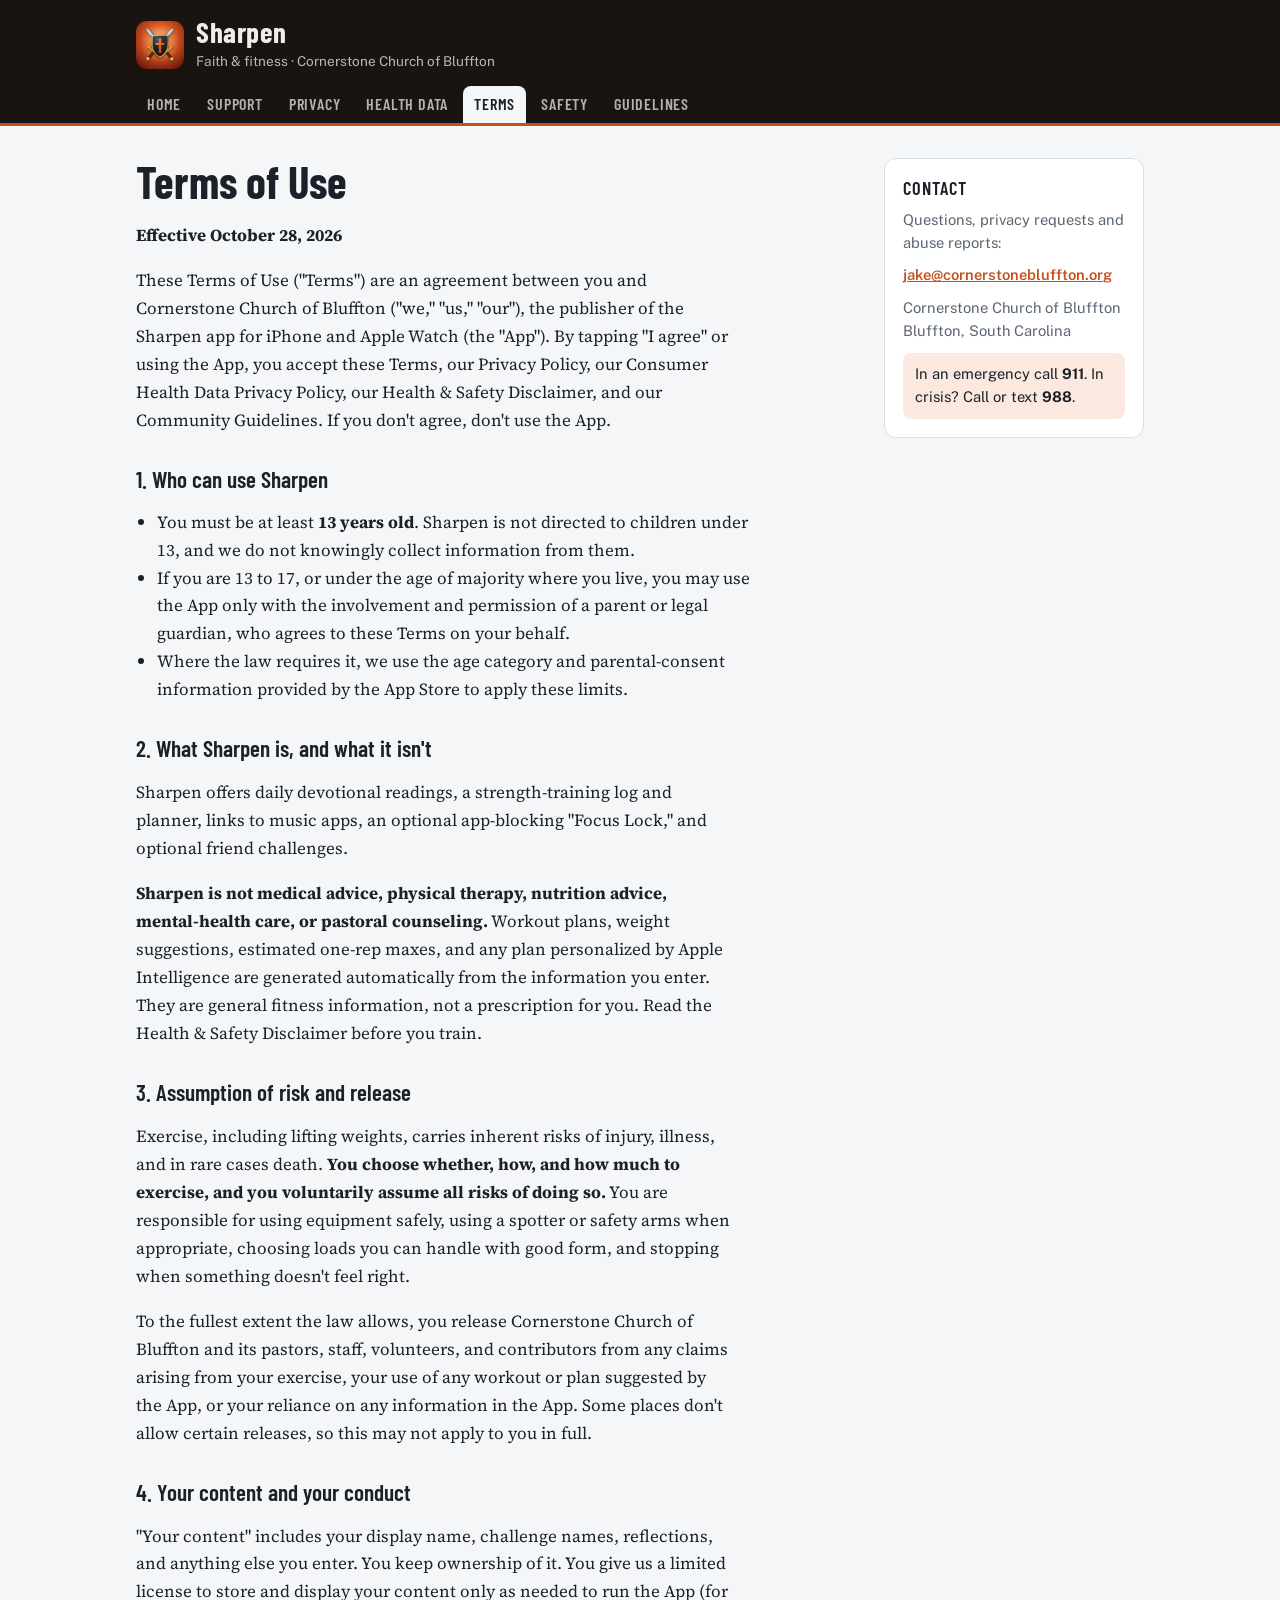
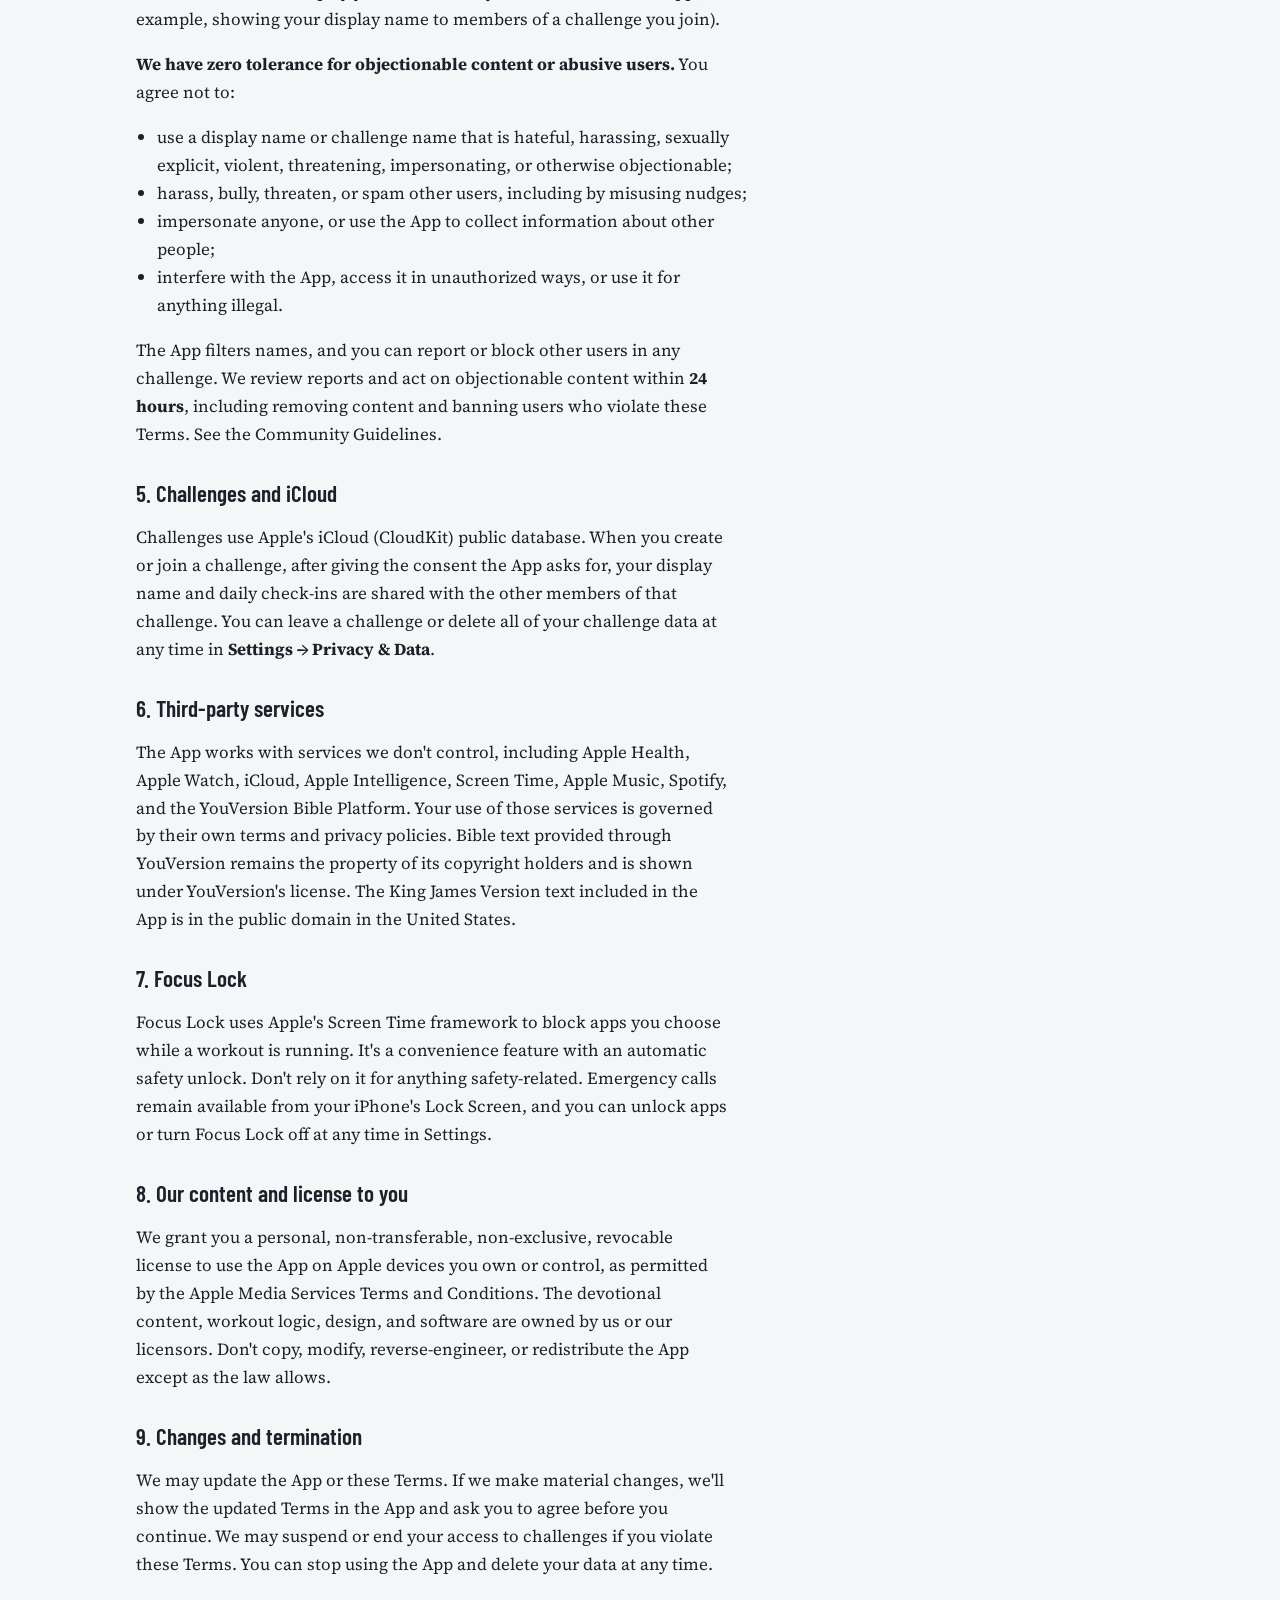
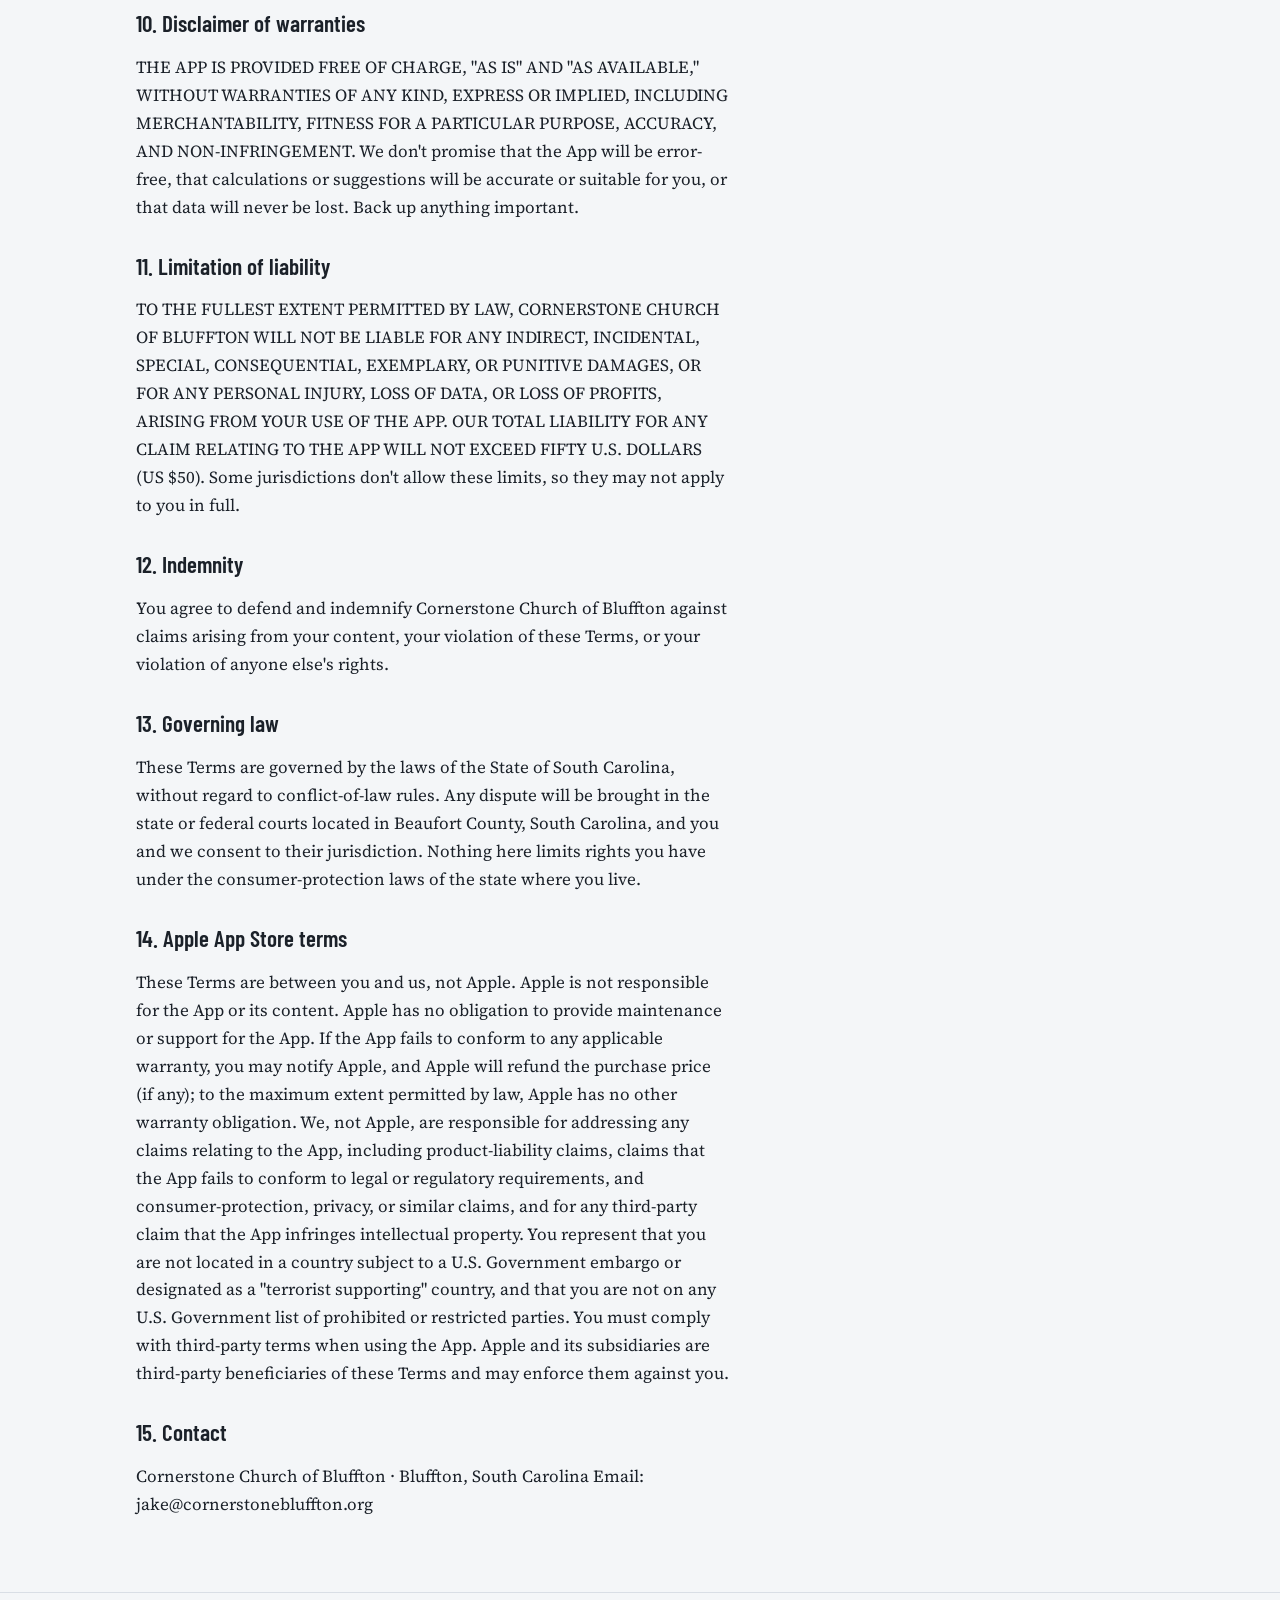
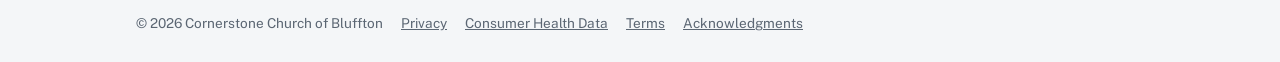
<file: terms/index.html>
<!doctype html><html lang="en"><head><meta charset="utf-8"><meta name="viewport" content="width=device-width,initial-scale=1,viewport-fit=cover">
<title>Terms of Use · Sharpen</title><meta name="description" content="Sharpen Terms of Use"><link rel="icon" href="/favicon.png"><link rel="apple-touch-icon" href="/apple-touch-icon.png">
<link rel="preconnect" href="https://fonts.googleapis.com"><link rel="stylesheet" href="https://fonts.googleapis.com/css2?family=Barlow+Condensed:wght@600;700&family=Source+Serif+4:opsz,wght@8..60,400;8..60,600&family=Public+Sans:wght@400;600&display=swap"><link rel="stylesheet" href="/assets/site.css"></head><body>
<header><div class="wrap"><a class="brand" href="/"><img src="/assets/icon.png" alt=""><span><b>Sharpen</b><small>Faith &amp; fitness · Cornerstone Church of Bluffton</small></span></a><nav aria-label="Site"><a href="/">Home</a><a href="/support/">Support</a><a href="/privacy/">Privacy</a><a href="/health-data/">Health Data</a><a href="/terms/" aria-current="page">Terms</a><a href="/disclaimer/">Safety</a><a href="/community/">Guidelines</a></nav></div></header>
<main><div class="wrap"><article class="doc"><h1>Terms of Use</h1>
<p><strong>Effective October 28, 2026</strong></p>
<p>These Terms of Use ("Terms") are an agreement between you and Cornerstone Church of Bluffton ("we," "us," "our"), the publisher of the Sharpen app for iPhone and Apple Watch (the "App"). By tapping "I agree" or using the App, you accept these Terms, our Privacy Policy, our Consumer Health Data Privacy Policy, our Health &amp; Safety Disclaimer, and our Community Guidelines. If you don't agree, don't use the App.</p>
<h2>1. Who can use Sharpen</h2>
<ul>
<li>You must be at least <strong>13 years old</strong>. Sharpen is not directed to children under 13, and we do not knowingly collect information from them.</li>
<li>If you are 13 to 17, or under the age of majority where you live, you may use the App only with the involvement and permission of a parent or legal guardian, who agrees to these Terms on your behalf.</li>
<li>Where the law requires it, we use the age category and parental-consent information provided by the App Store to apply these limits.</li>
</ul>
<h2>2. What Sharpen is, and what it isn't</h2>
<p>Sharpen offers daily devotional readings, a strength-training log and planner, links to music apps, an optional app-blocking "Focus Lock," and optional friend challenges.</p>
<p><strong>Sharpen is not medical advice, physical therapy, nutrition advice, mental-health care, or pastoral counseling.</strong> Workout plans, weight suggestions, estimated one-rep maxes, and any plan personalized by Apple Intelligence are generated automatically from the information you enter. They are general fitness information, not a prescription for you. Read the Health &amp; Safety Disclaimer before you train.</p>
<h2>3. Assumption of risk and release</h2>
<p>Exercise, including lifting weights, carries inherent risks of injury, illness, and in rare cases death. <strong>You choose whether, how, and how much to exercise, and you voluntarily assume all risks of doing so.</strong> You are responsible for using equipment safely, using a spotter or safety arms when appropriate, choosing loads you can handle with good form, and stopping when something doesn't feel right.</p>
<p>To the fullest extent the law allows, you release Cornerstone Church of Bluffton and its pastors, staff, volunteers, and contributors from any claims arising from your exercise, your use of any workout or plan suggested by the App, or your reliance on any information in the App. Some places don't allow certain releases, so this may not apply to you in full.</p>
<h2>4. Your content and your conduct</h2>
<p>"Your content" includes your display name, challenge names, reflections, and anything else you enter. You keep ownership of it. You give us a limited license to store and display your content only as needed to run the App (for example, showing your display name to members of a challenge you join).</p>
<p><strong>We have zero tolerance for objectionable content or abusive users.</strong> You agree not to:</p>
<ul>
<li>use a display name or challenge name that is hateful, harassing, sexually explicit, violent, threatening, impersonating, or otherwise objectionable;</li>
<li>harass, bully, threaten, or spam other users, including by misusing nudges;</li>
<li>impersonate anyone, or use the App to collect information about other people;</li>
<li>interfere with the App, access it in unauthorized ways, or use it for anything illegal.</li>
</ul>
<p>The App filters names, and you can report or block other users in any challenge. We review reports and act on objectionable content within <strong>24 hours</strong>, including removing content and banning users who violate these Terms. See the Community Guidelines.</p>
<h2>5. Challenges and iCloud</h2>
<p>Challenges use Apple's iCloud (CloudKit) public database. When you create or join a challenge, after giving the consent the App asks for, your display name and daily check-ins are shared with the other members of that challenge. You can leave a challenge or delete all of your challenge data at any time in <strong>Settings → Privacy &amp; Data</strong>.</p>
<h2>6. Third-party services</h2>
<p>The App works with services we don't control, including Apple Health, Apple Watch, iCloud, Apple Intelligence, Screen Time, Apple Music, Spotify, and the YouVersion Bible Platform. Your use of those services is governed by their own terms and privacy policies. Bible text provided through YouVersion remains the property of its copyright holders and is shown under YouVersion's license. The King James Version text included in the App is in the public domain in the United States.</p>
<h2>7. Focus Lock</h2>
<p>Focus Lock uses Apple's Screen Time framework to block apps you choose while a workout is running. It's a convenience feature with an automatic safety unlock. Don't rely on it for anything safety-related. Emergency calls remain available from your iPhone's Lock Screen, and you can unlock apps or turn Focus Lock off at any time in Settings.</p>
<h2>8. Our content and license to you</h2>
<p>We grant you a personal, non-transferable, non-exclusive, revocable license to use the App on Apple devices you own or control, as permitted by the Apple Media Services Terms and Conditions. The devotional content, workout logic, design, and software are owned by us or our licensors. Don't copy, modify, reverse-engineer, or redistribute the App except as the law allows.</p>
<h2>9. Changes and termination</h2>
<p>We may update the App or these Terms. If we make material changes, we'll show the updated Terms in the App and ask you to agree before you continue. We may suspend or end your access to challenges if you violate these Terms. You can stop using the App and delete your data at any time.</p>
<h2>10. Disclaimer of warranties</h2>
<p>THE APP IS PROVIDED FREE OF CHARGE, "AS IS" AND "AS AVAILABLE," WITHOUT WARRANTIES OF ANY KIND, EXPRESS OR IMPLIED, INCLUDING MERCHANTABILITY, FITNESS FOR A PARTICULAR PURPOSE, ACCURACY, AND NON-INFRINGEMENT. We don't promise that the App will be error-free, that calculations or suggestions will be accurate or suitable for you, or that data will never be lost. Back up anything important.</p>
<h2>11. Limitation of liability</h2>
<p>TO THE FULLEST EXTENT PERMITTED BY LAW, CORNERSTONE CHURCH OF BLUFFTON WILL NOT BE LIABLE FOR ANY INDIRECT, INCIDENTAL, SPECIAL, CONSEQUENTIAL, EXEMPLARY, OR PUNITIVE DAMAGES, OR FOR ANY PERSONAL INJURY, LOSS OF DATA, OR LOSS OF PROFITS, ARISING FROM YOUR USE OF THE APP. OUR TOTAL LIABILITY FOR ANY CLAIM RELATING TO THE APP WILL NOT EXCEED FIFTY U.S. DOLLARS (US $50). Some jurisdictions don't allow these limits, so they may not apply to you in full.</p>
<h2>12. Indemnity</h2>
<p>You agree to defend and indemnify Cornerstone Church of Bluffton against claims arising from your content, your violation of these Terms, or your violation of anyone else's rights.</p>
<h2>13. Governing law</h2>
<p>These Terms are governed by the laws of the State of South Carolina, without regard to conflict-of-law rules. Any dispute will be brought in the state or federal courts located in Beaufort County, South Carolina, and you and we consent to their jurisdiction. Nothing here limits rights you have under the consumer-protection laws of the state where you live.</p>
<h2>14. Apple App Store terms</h2>
<p>These Terms are between you and us, not Apple. Apple is not responsible for the App or its content. Apple has no obligation to provide maintenance or support for the App. If the App fails to conform to any applicable warranty, you may notify Apple, and Apple will refund the purchase price (if any); to the maximum extent permitted by law, Apple has no other warranty obligation. We, not Apple, are responsible for addressing any claims relating to the App, including product-liability claims, claims that the App fails to conform to legal or regulatory requirements, and consumer-protection, privacy, or similar claims, and for any third-party claim that the App infringes intellectual property. You represent that you are not located in a country subject to a U.S. Government embargo or designated as a "terrorist supporting" country, and that you are not on any U.S. Government list of prohibited or restricted parties. You must comply with third-party terms when using the App. Apple and its subsidiaries are third-party beneficiaries of these Terms and may enforce them against you.</p>
<h2>15. Contact</h2>
<p>Cornerstone Church of Bluffton · Bluffton, South Carolina
Email: jake@cornerstonebluffton.org</p></article><aside><div class="card"><h3>Contact</h3><p>Questions, privacy requests and abuse reports:</p>
<p class="addr"><a href="mailto:jake@cornerstonebluffton.org">jake@cornerstonebluffton.org</a></p>
<p>Cornerstone Church of Bluffton<br>Bluffton, South Carolina</p>
<p class="crisis">In an emergency call <strong>911</strong>. In crisis? Call or text <strong>988</strong>.</p></div></aside></div></main>
<footer><div class="wrap"><span>© 2026 Cornerstone Church of Bluffton</span><a href="/privacy/">Privacy</a><a href="/health-data/">Consumer Health Data</a><a href="/terms/">Terms</a><a href="/acknowledgments/">Acknowledgments</a></div></footer>
</body></html>
</file>
<file: assets/site.css>
:root{--bg:#f4f6f8;--surface:#fff;--fg:#1b2129;--muted:#5b6673;--line:#d9dee5;--steel:#1a1410;--steel-fg:#f3ede8;--ember:#c4501d;--ember-soft:#fbe9df;
--display:"Barlow Condensed","Arial Narrow",Arial,sans-serif;--body:"Source Serif 4",Georgia,serif;--ui:"Public Sans",system-ui,-apple-system,"Segoe UI",sans-serif}
@media (prefers-color-scheme:dark){:root{--bg:#12100e;--surface:#1c1916;--fg:#ece6e1;--muted:#a69b92;--line:#2e2924;--steel:#0b0908;--steel-fg:#ece6e1;--ember:#ee7a45;--ember-soft:#3a2219;color-scheme:dark}}
*{box-sizing:border-box}body{margin:0;background:var(--bg);color:var(--fg);font:16px/1.55 var(--ui)}
a{color:var(--ember)}.wrap{max-width:1040px;margin:0 auto;padding:0 max(16px,env(safe-area-inset-left))}
header{background:var(--steel);color:var(--steel-fg);border-bottom:3px solid var(--ember)}
header .wrap{padding-top:18px;display:grid;gap:14px}
.brand{display:flex;align-items:center;gap:12px;text-decoration:none;color:inherit}.brand img{width:48px;height:48px;border-radius:11px}
.brand b{font:700 1.8rem/1 var(--display);letter-spacing:.02em}.brand small{display:block;font-size:.85rem;opacity:.75}
nav{display:flex;flex-wrap:wrap;gap:4px}nav a{font:600 1rem var(--display);letter-spacing:.05em;text-transform:uppercase;color:var(--steel-fg);opacity:.72;text-decoration:none;padding:8px 11px 10px;border-radius:8px 8px 0 0}
nav a:hover{opacity:1}nav a[aria-current]{opacity:1;background:var(--bg);color:var(--fg)}
main .wrap{padding-top:32px;padding-bottom:56px;display:grid;grid-template-columns:minmax(0,1fr) 260px;gap:40px}
@media(max-width:820px){main .wrap{grid-template-columns:minmax(0,1fr)}aside{order:2}}
.doc h1{font:700 clamp(2rem,5vw,2.8rem)/1.05 var(--display);margin:0 0 8px}.doc h2{font:600 1.45rem var(--display);margin:30px 0 6px}
.doc p,.doc li{font-family:var(--body);font-size:1.06rem;line-height:1.65;max-width:66ch}.doc ul,.doc ol{padding-left:1.3em}
.card{background:var(--surface);border:1px solid var(--line);border-radius:12px;padding:18px;display:grid;gap:10px;position:sticky;top:16px}
.card h3{font:600 1.15rem var(--display);letter-spacing:.05em;text-transform:uppercase;margin:0}.card p{margin:0;font-size:.92rem;color:var(--muted)}
.card .addr{color:var(--fg);font-weight:600;word-break:break-all}.crisis{background:var(--ember-soft);border-radius:8px;padding:10px 12px;color:var(--fg)!important}
footer{border-top:1px solid var(--line);color:var(--muted);font-size:.85rem}footer .wrap{padding-top:20px;padding-bottom:28px;display:flex;flex-wrap:wrap;gap:6px 18px}footer a{color:var(--muted)}
.hero{display:grid;grid-template-columns:minmax(0,1.1fr) minmax(0,1fr);gap:40px;align-items:center;padding:48px 0 24px}
@media(max-width:820px){.hero{grid-template-columns:1fr}}
.hero h1{font:700 clamp(2.6rem,7vw,4.4rem)/.98 var(--display);margin:0 0 14px}.hero p{font:1.15rem/1.6 var(--body);max-width:52ch;color:var(--muted)}
.shots{display:flex;gap:14px;justify-content:center}.shots img{width:48%;max-width:260px;border-radius:22px;border:1px solid var(--line)}
.feat{display:grid;grid-template-columns:repeat(auto-fit,minmax(280px,1fr));gap:14px;padding:8px 0 40px}
.feat div{background:var(--surface);border:1px solid var(--line);border-radius:12px;padding:16px}.feat b{font:600 1.2rem var(--display);letter-spacing:.03em;display:block;margin-bottom:4px}
.feat p{margin:0;font-size:.95rem;color:var(--muted)}
.pill{display:inline-block;background:var(--ember);color:#fff;font-weight:600;border-radius:999px;padding:10px 18px;text-decoration:none;margin-top:6px}
.verse{font:italic 1.1rem var(--body);color:var(--muted);border-left:3px solid var(--ember);padding-left:14px;margin:18px 0}
</file>
